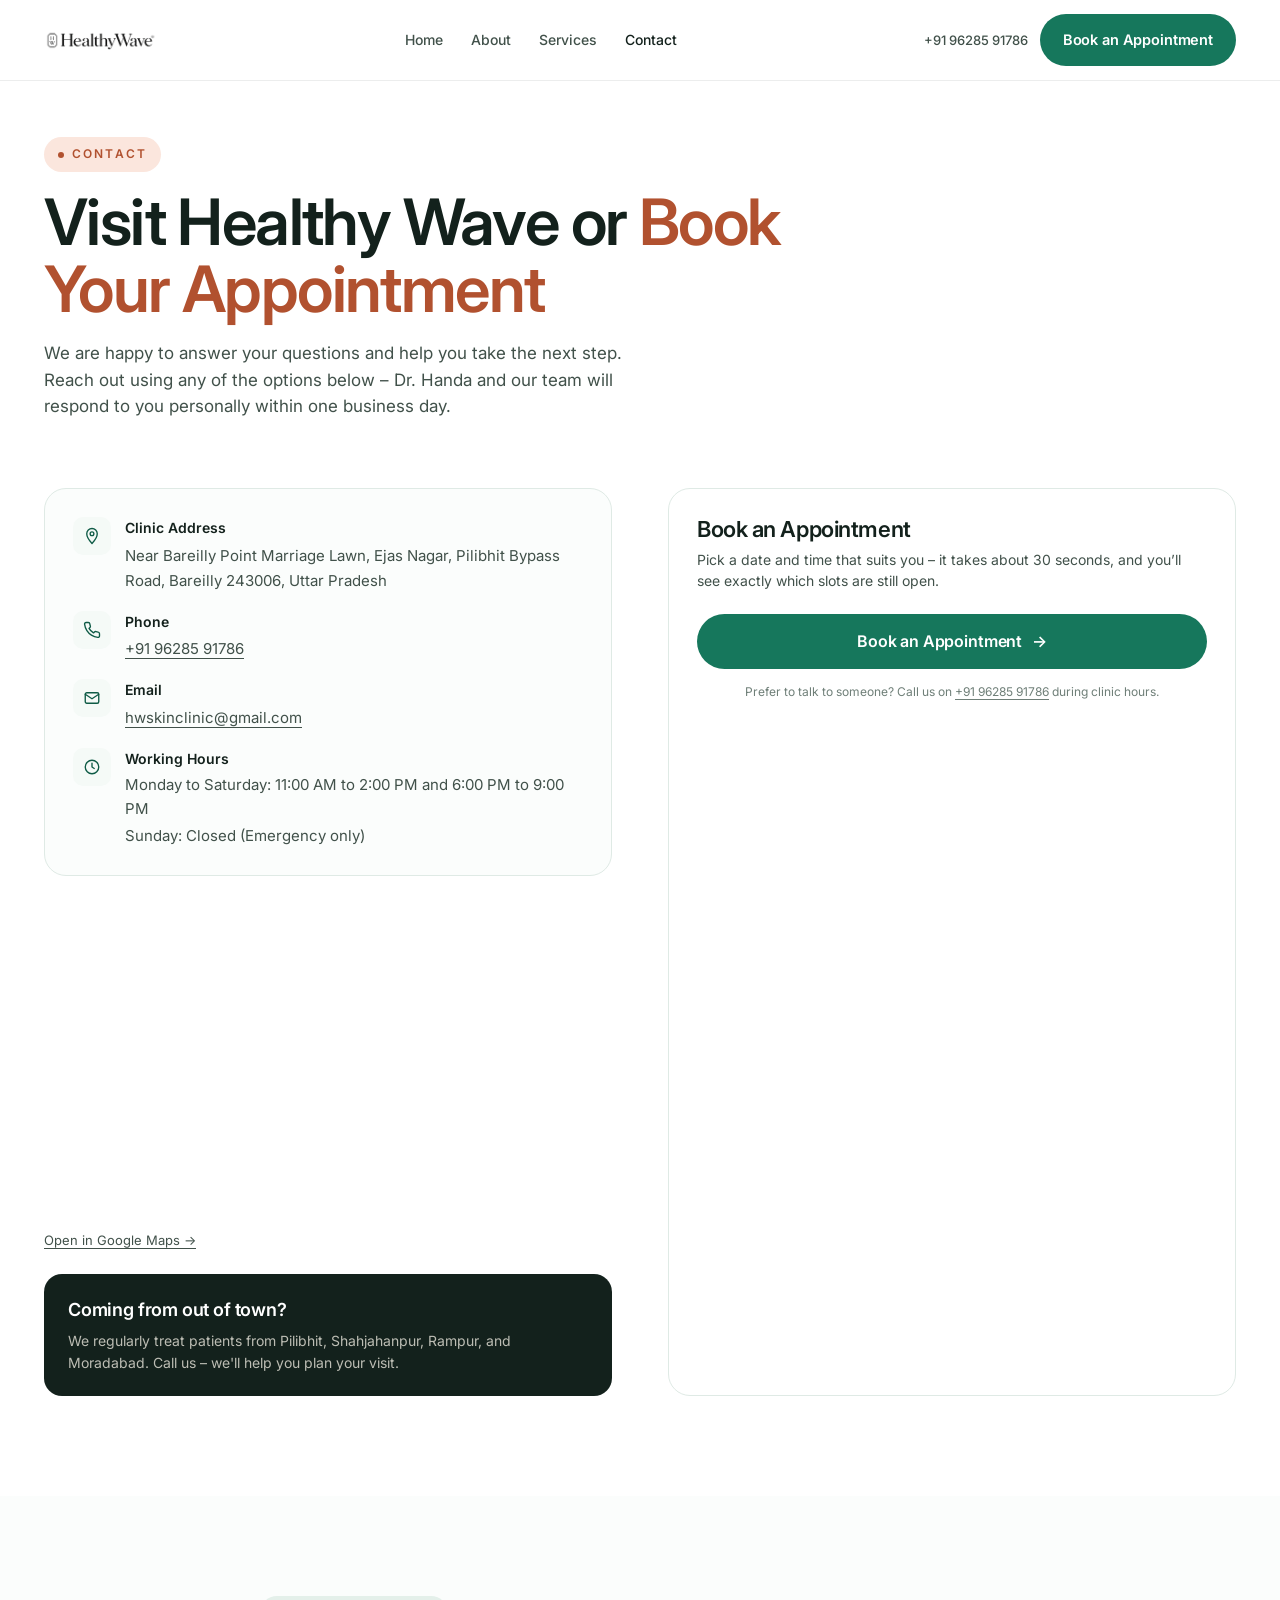
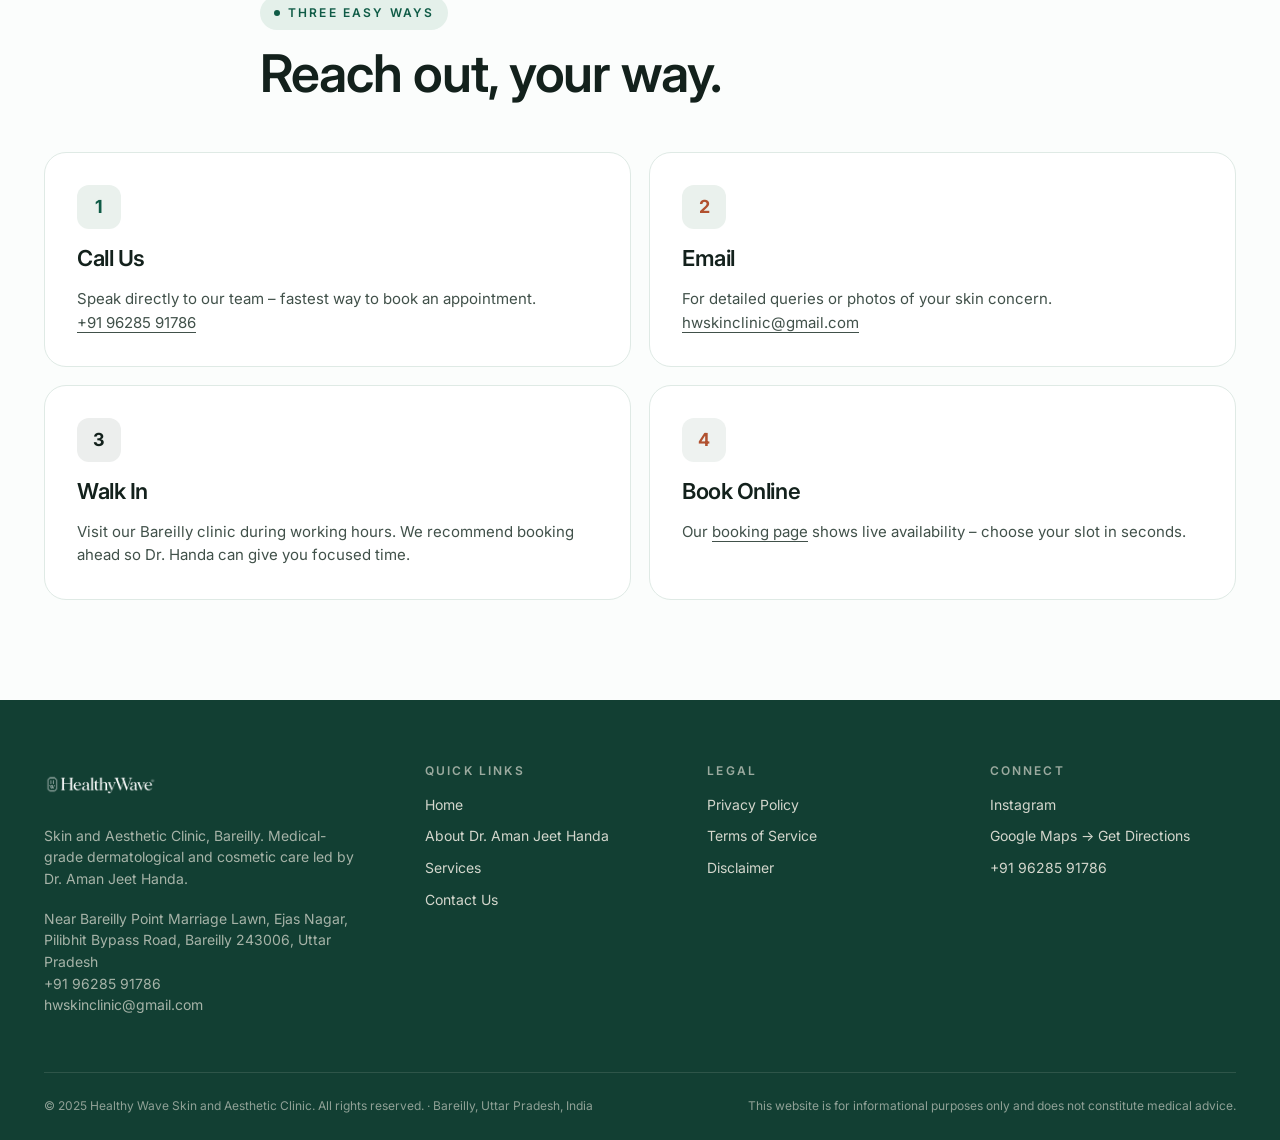
<file: contact.html>
<!DOCTYPE html>
<html lang="en">
<head>
<!-- Google tag (gtag.js) -->
<script async src="https://www.googletagmanager.com/gtag/js?id=AW-16514287301"></script>
<script>
  window.dataLayer = window.dataLayer || [];
  function gtag(){dataLayer.push(arguments);}
  gtag('js', new Date());
  gtag('config', 'AW-16514287301');
</script>
<script>
function gtag_report_conversion(url) {
  // Fires the Google Ads conversion WITHOUT cancelling the click.
  //
  // This used to return false and then navigate with window.location = url.
  // Inside the Instagram and Facebook in-app browsers a scripted navigation
  // to a tel: URL is refused — the user sees "Link cannot be loaded" and the
  // browser closes — while a plain anchor click is handed to the dialer
  // normally. So we let the <a href="tel:..."> do its own job and only
  // record the conversion here. `url` is kept for signature compatibility
  // and deliberately unused. tel: does not unload the page, so the beacon
  // still goes out.
  try {
    gtag('event', 'conversion', {
        'send_to': 'AW-16514287301/3YUGCIzWwaocEMWN0MI9',
        'value': 1.0,
        'currency': 'INR'
    });
  } catch (e) {}
  return true;
}
</script>
<meta charset="UTF-8" />
<meta name="viewport" content="width=device-width, initial-scale=1.0" />
<title>Contact Us &ndash; Healthy Wave Skin and Aesthetic Clinic, Bareilly</title>
<meta name="description" content="Book an appointment at Healthy Wave Skin and Aesthetic Clinic, Bareilly. Address, phone, email, clinic hours and directions." />
<link rel="canonical" href="https://www.thehealthywave.in/contact.html" />
<meta property="og:type" content="website" />
<meta property="og:site_name" content="Healthy Wave Skin and Aesthetic Clinic" />
<meta property="og:url" content="https://www.thehealthywave.in/contact.html" />
<meta property="og:title" content="Contact Us – Healthy Wave Skin and Aesthetic Clinic, Bareilly" />
<meta property="og:description" content="Book an appointment at Healthy Wave Skin and Aesthetic Clinic, Bareilly. Address, phone, email, clinic hours and directions." />
<meta property="og:image" content="https://www.thehealthywave.in/assets/dr-handa.png" />
<meta property="og:locale" content="en_IN" />
<meta name="twitter:card" content="summary_large_image" />
<meta name="twitter:image" content="https://www.thehealthywave.in/assets/dr-handa.png" />
<link rel="preconnect" href="https://fonts.googleapis.com" />
<link rel="preconnect" href="https://fonts.gstatic.com" crossorigin />
<link href="https://fonts.googleapis.com/css2?family=Inter:wght@400;500;600;700&family=JetBrains+Mono:wght@400;500&display=swap" rel="stylesheet" />
<link rel="stylesheet" href="styles.css" />
<!-- Meta Pixel Code -->
<script>
!function(f,b,e,v,n,t,s)
{if(f.fbq)return;n=f.fbq=function(){n.callMethod?
n.callMethod.apply(n,arguments):n.queue.push(arguments)};
if(!f._fbq)f._fbq=n;n.push=n;n.loaded=!0;n.version='2.0';
n.queue=[];t=b.createElement(e);t.async=!0;
t.src=v;s=b.getElementsByTagName(e)[0];
s.parentNode.insertBefore(t,s)}(window, document,'script',
'https://connect.facebook.net/en_US/fbevents.js');
fbq('init', '1227039256008469');
fbq('track', 'PageView');
</script>
<noscript><img height="1" width="1" style="display:none"
src="https://www.facebook.com/tr?id=1227039256008469&ev=PageView&noscript=1"
/></noscript>
<!-- End Meta Pixel Code -->
</head>
<body>

<header class="nav">
  <div class="nav-inner">
    <a href="index.html" class="brand"><img src="assets/logo.png" alt="Healthy Wave" class="brand-logo" /></a>
    <nav class="nav-links">
      <a href="index.html">Home</a>
      <a href="about.html">About</a>
      <a href="services.html">Services</a>
      <a href="contact.html" class="active">Contact</a>
    </nav>
    <div class="nav-cta">
      <a href="tel:+919628591786" onclick="return gtag_report_conversion('tel:+919628591786');" class="nav-tel">+91 96285 91786</a>
      <a href="/book" class="btn btn-primary">Book an Appointment</a>
      <button class="menu-btn" aria-label="Menu" id="menuBtn"><span></span></button>
    </div>
  </div>
  <div class="mobile-nav" id="mobileNav">
    <a href="index.html">Home</a><a href="about.html">About</a><a href="services.html">Services</a><a href="contact.html">Contact</a>
    <a href="tel:+919628591786" onclick="return gtag_report_conversion('tel:+919628591786');">Call +91 96285 91786</a>
  </div>
</header>

<section class="page-hero">
  <div class="container">
    <span class="eyebrow dot">Contact</span>
    <h1>Visit Healthy Wave or <em>Book Your Appointment</em></h1>
    <p class="lead">We are happy to answer your questions and help you take the next step. Reach out using any of the options below &ndash; Dr. Handa and our team will respond to you personally within one business day.</p>
  </div>
</section>

<section style="padding-top: 12px;">
  <div class="container">
    <div class="contact-grid">
      <div>
        <div class="info-card">
          <div class="info-row">
            <span class="glyph"><svg viewBox="0 0 24 24" fill="none" stroke="currentColor" stroke-width="1.8" stroke-linecap="round" stroke-linejoin="round"><path d="M12 22s-7-7.5-7-13a7 7 0 0 1 14 0c0 5.5-7 13-7 13z"/><circle cx="12" cy="9" r="2.5"/></svg></span>
            <div><strong>Clinic Address</strong><span>Near Bareilly Point Marriage Lawn, Ejas Nagar, Pilibhit Bypass Road, Bareilly 243006, Uttar Pradesh</span></div>
          </div>
          <div class="info-row">
            <span class="glyph"><svg viewBox="0 0 24 24" fill="none" stroke="currentColor" stroke-width="1.8" stroke-linecap="round" stroke-linejoin="round"><path d="M22 16.9v3a2 2 0 0 1-2.2 2 19.8 19.8 0 0 1-8.6-3.1 19.5 19.5 0 0 1-6-6A19.8 19.8 0 0 1 2.1 4.2 2 2 0 0 1 4.1 2h3a2 2 0 0 1 2 1.7 12.9 12.9 0 0 0 .7 2.8 2 2 0 0 1-.5 2.1L8 9.9a16 16 0 0 0 6 6l1.3-1.3a2 2 0 0 1 2.1-.5 12.9 12.9 0 0 0 2.8.7 2 2 0 0 1 1.7 2z"/></svg></span>
            <div><strong>Phone</strong><span><a href="tel:+919628591786" onclick="return gtag_report_conversion('tel:+919628591786');">+91 96285 91786</a></span></div>
          </div>
          <div class="info-row">
            <span class="glyph"><svg viewBox="0 0 24 24" fill="none" stroke="currentColor" stroke-width="1.8" stroke-linecap="round" stroke-linejoin="round"><rect x="3" y="5" width="18" height="14" rx="2"/><path d="M3 7l9 6 9-6"/></svg></span>
            <div><strong>Email</strong><span><a href="mailto:hwskinclinic@gmail.com">hwskinclinic@gmail.com</a></span></div>
          </div>
          <div class="info-row">
            <span class="glyph"><svg viewBox="0 0 24 24" fill="none" stroke="currentColor" stroke-width="1.8" stroke-linecap="round" stroke-linejoin="round"><circle cx="12" cy="12" r="9"/><path d="M12 7v5l3 2"/></svg></span>
            <div><strong>Working Hours</strong><div class="hours-list"><span>Monday to Saturday: 11:00 AM to 2:00 PM and 6:00 PM to 9:00 PM</span><span>Sunday: Closed (Emergency only)</span></div></div>
          </div>
        </div>

        <div class="map-ph mt-24">
          <iframe src="https://www.google.com/maps/embed?pb=!1m2!2m1!1sHealthy+Wave+Skin+and+Beauty+Clinic+Pilibhit+Bypass+Road+Bareilly" loading="lazy" referrerpolicy="no-referrer-when-downgrade" title="Healthy Wave clinic location"></iframe>
        </div>
        <p style="margin: 10px 0 0; font-size: 13px;"><a href="https://maps.app.goo.gl/EHdA8AAKt6Xb3LMh7?g_st=ic" target="_blank" rel="noopener" style="border-bottom:1px solid currentColor; color:var(--ink-2);">Open in Google Maps &rarr;</a></p>

        <div class="mt-24" style="background:var(--ink); color:var(--ivory); padding:22px 24px; border-radius:18px;">
          <p style="font-size: 18px; margin:0 0 6px; font-weight:600; letter-spacing:-0.01em;">Coming from out of town?</p>
          <p style="margin:0; color:rgba(246,241,231,.75); font-size:14px;">We regularly treat patients from Pilibhit, Shahjahanpur, Rampur, and Moradabad. Call us &ndash; we'll help you plan your visit.</p>
        </div>
      </div>

      <div class="form-card" id="form">
        <h3>Book an Appointment</h3>
        <p class="subtle">Pick a date and time that suits you &ndash; it takes about 30 seconds, and you&rsquo;ll see exactly which slots are still open.</p>
        <a href="/book" class="btn btn-primary" style="width:100%; justify-content:center; min-height:54px; font-size:16px;">Book an Appointment <span class="arrow">&rarr;</span></a>
        <p class="reassure" style="margin-top:14px;">Prefer to talk to someone? Call us on <a href="tel:+919628591786" onclick="return gtag_report_conversion('tel:+919628591786');" style="border-bottom:1px solid currentColor;">+91 96285 91786</a> during clinic hours.</p>
      </div>
    </div>
  </div>
</section>

<section class="alt-bg">
  <div class="container">
    <div class="section-head" style="margin-left:auto; margin-right:auto;">
      <span class="eyebrow sage dot">Three Easy Ways</span>
      <h2>Reach out, your way.</h2>
    </div>
    <div class="reasons">
      <div class="reason"><span class="glyph">1</span><h3>Call Us</h3><p>Speak directly to our team &ndash; fastest way to book an appointment. <br/><a href="tel:+919628591786" onclick="return gtag_report_conversion('tel:+919628591786');" style="border-bottom:1px solid currentColor;">+91 96285 91786</a></p></div>
      <div class="reason"><span class="glyph">2</span><h3>Email</h3><p>For detailed queries or photos of your skin concern.<br/><a href="mailto:hwskinclinic@gmail.com" style="border-bottom:1px solid currentColor;">hwskinclinic@gmail.com</a></p></div>
      <div class="reason"><span class="glyph">3</span><h3>Walk In</h3><p>Visit our Bareilly clinic during working hours. We recommend booking ahead so Dr. Handa can give you focused time.</p></div>
      <div class="reason"><span class="glyph">4</span><h3>Book Online</h3><p>Our <a href="/book" style="border-bottom:1px solid currentColor;">booking page</a> shows live availability &ndash; choose your slot in seconds.</p></div>
    </div>
  </div>
</section>

<footer class="site">
  <div class="container">
    <div class="foot-grid">
      <div class="foot-brand">
        <a href="index.html" class="brand"><img src="assets/logo.png" alt="Healthy Wave" class="brand-logo invert" /></a>
        <p>Skin and Aesthetic Clinic, Bareilly. Medical-grade dermatological and cosmetic care led by Dr. Aman Jeet Handa.</p>
        <p style="margin-top:18px;">Near Bareilly Point Marriage Lawn, Ejas Nagar, Pilibhit Bypass Road, Bareilly 243006, Uttar Pradesh<br/><a href="tel:+919628591786" onclick="return gtag_report_conversion('tel:+919628591786');">+91 96285 91786</a><br/><a href="mailto:hwskinclinic@gmail.com">hwskinclinic@gmail.com</a></p>
      </div>
      <div class="foot-col"><h5>Quick Links</h5><ul><li><a href="index.html">Home</a></li><li><a href="about.html">About Dr. Aman Jeet Handa</a></li><li><a href="services.html">Services</a></li><li><a href="contact.html">Contact Us</a></li></ul></div>
      <div class="foot-col"><h5>Legal</h5><ul><li><a href="privacy.html">Privacy Policy</a></li><li><a href="terms.html">Terms of Service</a></li><li><a href="disclaimer.html">Disclaimer</a></li></ul></div>
      <div class="foot-col"><h5>Connect</h5><ul><li><a href="https://www.instagram.com/dr.amanhanda?igsh=d2s3ZjltNW51aDdw" target="_blank" rel="noopener">Instagram</a></li><li><a href="https://maps.app.goo.gl/EHdA8AAKt6Xb3LMh7?g_st=ic" target="_blank" rel="noopener">Google Maps &rarr; Get Directions</a></li><li><a href="tel:+919628591786" onclick="return gtag_report_conversion('tel:+919628591786');">+91 96285 91786</a></li></ul></div>
    </div>
    <div class="foot-bottom"><span>&copy; 2025 Healthy Wave Skin and Aesthetic Clinic. All rights reserved. &middot; Bareilly, Uttar Pradesh, India</span><span>This website is for informational purposes only and does not constitute medical advice.</span></div>
  </div>
</footer>

<script>
  const mb = document.getElementById('menuBtn');
  const mn = document.getElementById('mobileNav');
  if (mb) mb.addEventListener('click', () => mn.classList.toggle('open'));

  document.querySelectorAll('a[href^="tel:"]').forEach(function(el) {
    el.addEventListener('click', function() { fbq('track', 'Contact'); });
  });

  document.querySelectorAll('a[href="/book"]').forEach(function(el) {
    el.addEventListener('click', function() { fbq('track', 'InitiateCheckout'); });
  });
</script>
</body>
</html>
</file>
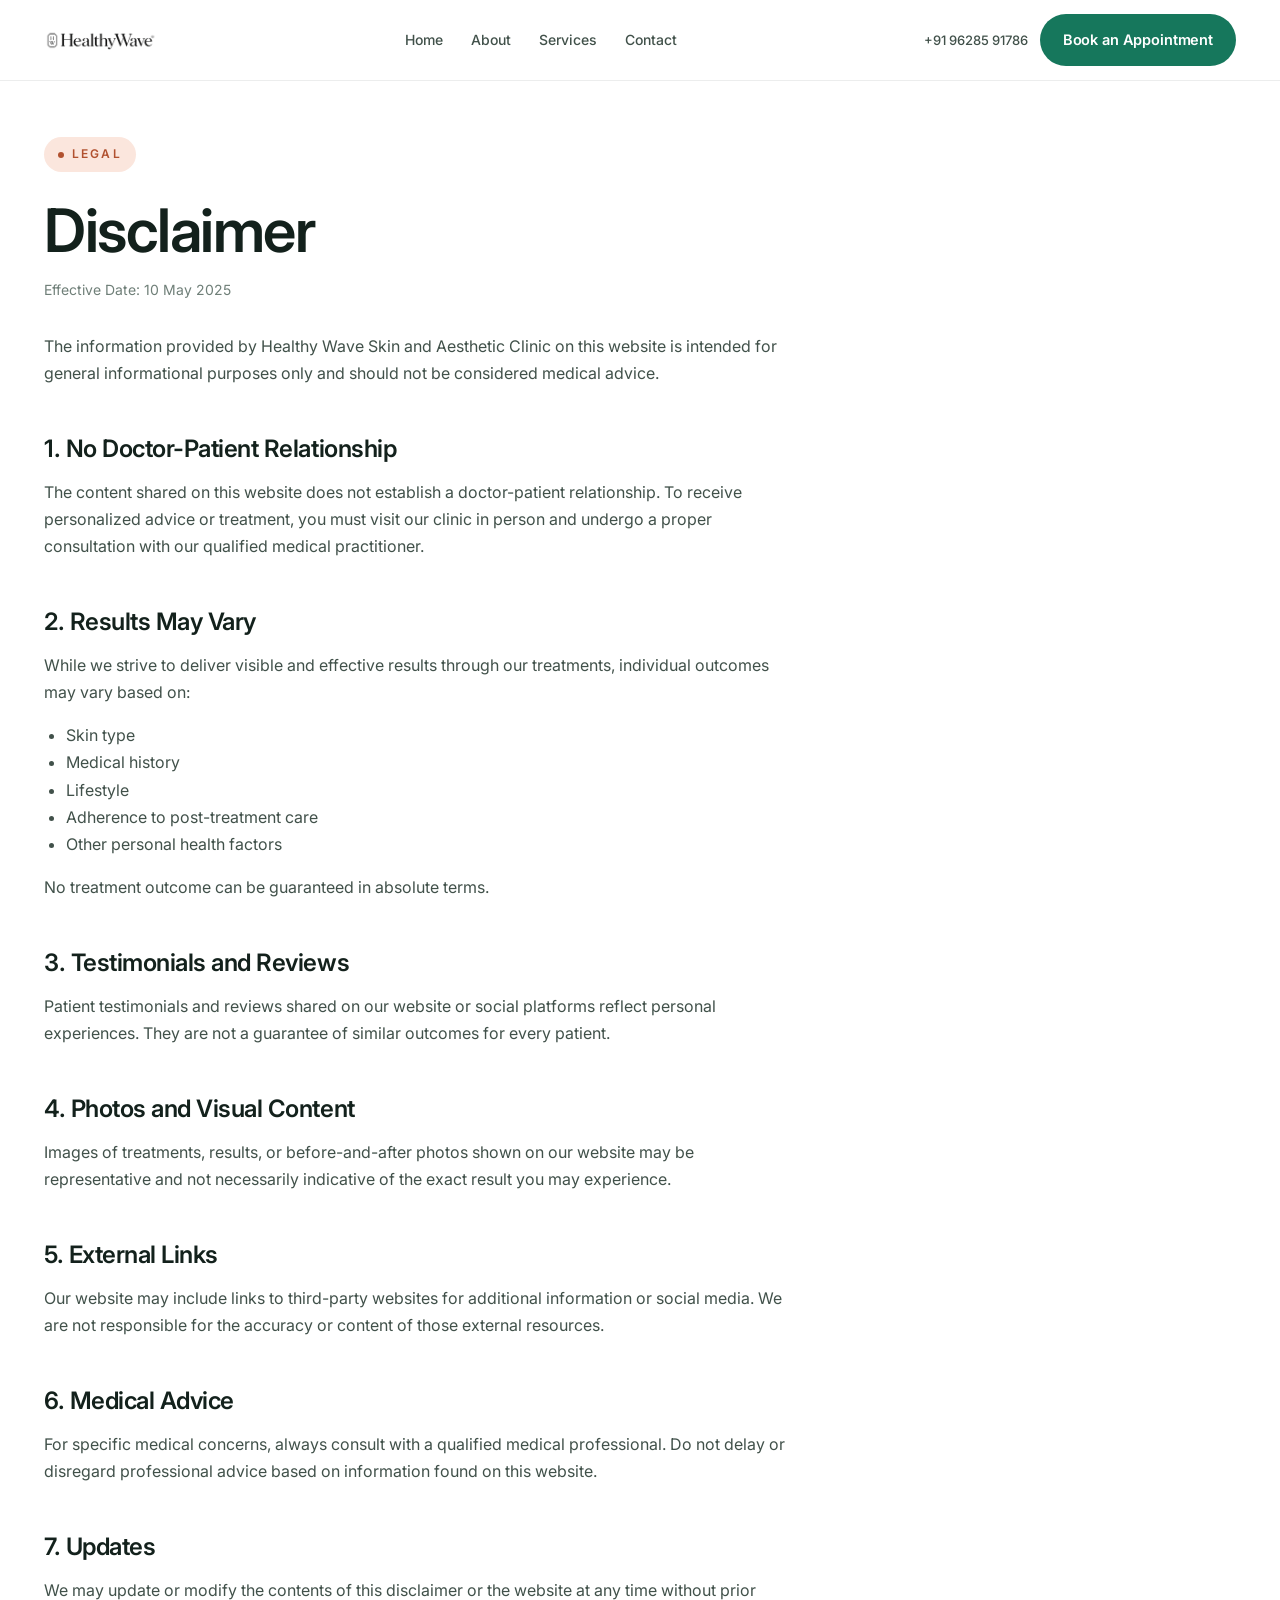
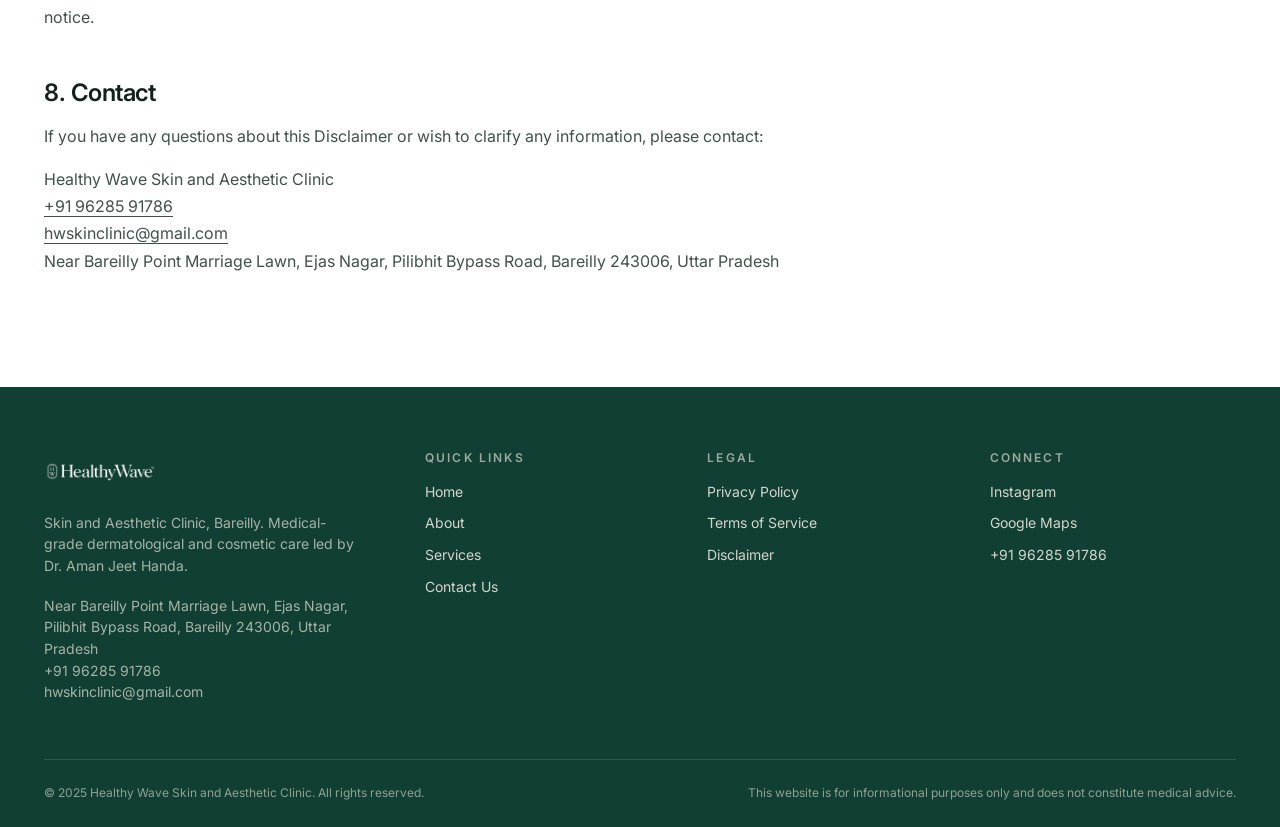
<file: disclaimer.html>
<!DOCTYPE html>
<html lang="en">
<head>
<!-- Google tag (gtag.js) -->
<script async src="https://www.googletagmanager.com/gtag/js?id=AW-16514287301"></script>
<script>
  window.dataLayer = window.dataLayer || [];
  function gtag(){dataLayer.push(arguments);}
  gtag('js', new Date());
  gtag('config', 'AW-16514287301');
</script>
<script>
function gtag_report_conversion(url) {
  // Fires the Google Ads conversion WITHOUT cancelling the click.
  //
  // This used to return false and then navigate with window.location = url.
  // Inside the Instagram and Facebook in-app browsers a scripted navigation
  // to a tel: URL is refused — the user sees "Link cannot be loaded" and the
  // browser closes — while a plain anchor click is handed to the dialer
  // normally. So we let the <a href="tel:..."> do its own job and only
  // record the conversion here. `url` is kept for signature compatibility
  // and deliberately unused. tel: does not unload the page, so the beacon
  // still goes out.
  try {
    gtag('event', 'conversion', {
        'send_to': 'AW-16514287301/3YUGCIzWwaocEMWN0MI9',
        'value': 1.0,
        'currency': 'INR'
    });
  } catch (e) {}
  return true;
}
</script>
<meta charset="UTF-8" />
<meta name="viewport" content="width=device-width, initial-scale=1.0" />
<title>Disclaimer &ndash; Healthy Wave Skin and Aesthetic Clinic</title>
<link rel="canonical" href="https://www.thehealthywave.in/disclaimer.html" />
<link rel="preconnect" href="https://fonts.googleapis.com" />
<link rel="preconnect" href="https://fonts.gstatic.com" crossorigin />
<link href="https://fonts.googleapis.com/css2?family=Inter:wght@400;500;600;700&family=JetBrains+Mono:wght@400;500&display=swap" rel="stylesheet" />
<link rel="stylesheet" href="styles.css" />
<!-- Meta Pixel Code -->
<script>
!function(f,b,e,v,n,t,s)
{if(f.fbq)return;n=f.fbq=function(){n.callMethod?
n.callMethod.apply(n,arguments):n.queue.push(arguments)};
if(!f._fbq)f._fbq=n;n.push=n;n.loaded=!0;n.version='2.0';
n.queue=[];t=b.createElement(e);t.async=!0;
t.src=v;s=b.getElementsByTagName(e)[0];
s.parentNode.insertBefore(t,s)}(window, document,'script',
'https://connect.facebook.net/en_US/fbevents.js');
fbq('init', '1227039256008469');
fbq('track', 'PageView');
</script>
<noscript><img height="1" width="1" style="display:none"
src="https://www.facebook.com/tr?id=1227039256008469&ev=PageView&noscript=1"
/></noscript>
<!-- End Meta Pixel Code -->
</head>
<body>

<header class="nav">
  <div class="nav-inner">
    <a href="index.html" class="brand"><img src="assets/logo.png" alt="Healthy Wave" class="brand-logo" /></a>
    <nav class="nav-links">
      <a href="index.html">Home</a><a href="about.html">About</a><a href="services.html">Services</a><a href="contact.html">Contact</a>
    </nav>
    <div class="nav-cta">
      <a href="tel:+919628591786" onclick="return gtag_report_conversion('tel:+919628591786');" class="nav-tel">+91 96285 91786</a>
      <a href="/book" class="btn btn-primary">Book an Appointment</a>
      <button class="menu-btn" aria-label="Menu" id="menuBtn"><span></span></button>
    </div>
  </div>
  <div class="mobile-nav" id="mobileNav">
    <a href="index.html">Home</a><a href="about.html">About</a><a href="services.html">Services</a><a href="contact.html">Contact</a>
    <a href="tel:+919628591786" onclick="return gtag_report_conversion('tel:+919628591786');">Call +91 96285 91786</a>
  </div>
</header>

<section class="legal">
  <div class="container">
    <span class="eyebrow dot">Legal</span>
    <h1>Disclaimer</h1>
    <p class="meta">Effective Date: 10 May 2025</p>

    <div class="legal-body">
      <p>The information provided by Healthy Wave Skin and Aesthetic Clinic on this website is intended for general informational purposes only and should not be considered medical advice.</p>

      <h2>1. No Doctor-Patient Relationship</h2>
      <p>The content shared on this website does not establish a doctor-patient relationship. To receive personalized advice or treatment, you must visit our clinic in person and undergo a proper consultation with our qualified medical practitioner.</p>

      <h2>2. Results May Vary</h2>
      <p>While we strive to deliver visible and effective results through our treatments, individual outcomes may vary based on:</p>
      <ul>
        <li>Skin type</li>
        <li>Medical history</li>
        <li>Lifestyle</li>
        <li>Adherence to post-treatment care</li>
        <li>Other personal health factors</li>
      </ul>
      <p>No treatment outcome can be guaranteed in absolute terms.</p>

      <h2>3. Testimonials and Reviews</h2>
      <p>Patient testimonials and reviews shared on our website or social platforms reflect personal experiences. They are not a guarantee of similar outcomes for every patient.</p>

      <h2>4. Photos and Visual Content</h2>
      <p>Images of treatments, results, or before-and-after photos shown on our website may be representative and not necessarily indicative of the exact result you may experience.</p>

      <h2>5. External Links</h2>
      <p>Our website may include links to third-party websites for additional information or social media. We are not responsible for the accuracy or content of those external resources.</p>

      <h2>6. Medical Advice</h2>
      <p>For specific medical concerns, always consult with a qualified medical professional. Do not delay or disregard professional advice based on information found on this website.</p>

      <h2>7. Updates</h2>
      <p>We may update or modify the contents of this disclaimer or the website at any time without prior notice.</p>

      <h2>8. Contact</h2>
      <p>If you have any questions about this Disclaimer or wish to clarify any information, please contact:</p>
      <p>Healthy Wave Skin and Aesthetic Clinic<br/>
      <a href="tel:+919628591786" onclick="return gtag_report_conversion('tel:+919628591786');">+91 96285 91786</a><br/>
      <a href="mailto:hwskinclinic@gmail.com">hwskinclinic@gmail.com</a><br/>
      Near Bareilly Point Marriage Lawn, Ejas Nagar, Pilibhit Bypass Road, Bareilly 243006, Uttar Pradesh</p>
    </div>
  </div>
</section>

<footer class="site">
  <div class="container">
    <div class="foot-grid">
      <div class="foot-brand">
        <a href="index.html" class="brand"><img src="assets/logo.png" alt="Healthy Wave" class="brand-logo invert" /></a>
        <p>Skin and Aesthetic Clinic, Bareilly. Medical-grade dermatological and cosmetic care led by Dr. Aman Jeet Handa.</p>
        <p style="margin-top:18px;">Near Bareilly Point Marriage Lawn, Ejas Nagar, Pilibhit Bypass Road, Bareilly 243006, Uttar Pradesh<br/><a href="tel:+919628591786" onclick="return gtag_report_conversion('tel:+919628591786');">+91 96285 91786</a><br/><a href="mailto:hwskinclinic@gmail.com">hwskinclinic@gmail.com</a></p>
      </div>
      <div class="foot-col"><h5>Quick Links</h5><ul><li><a href="index.html">Home</a></li><li><a href="about.html">About</a></li><li><a href="services.html">Services</a></li><li><a href="contact.html">Contact Us</a></li></ul></div>
      <div class="foot-col"><h5>Legal</h5><ul><li><a href="privacy.html">Privacy Policy</a></li><li><a href="terms.html">Terms of Service</a></li><li><a href="disclaimer.html">Disclaimer</a></li></ul></div>
      <div class="foot-col"><h5>Connect</h5><ul><li><a href="https://www.instagram.com/dr.amanhanda?igsh=d2s3ZjltNW51aDdw" target="_blank" rel="noopener">Instagram</a></li><li><a href="https://maps.app.goo.gl/EHdA8AAKt6Xb3LMh7?g_st=ic" target="_blank" rel="noopener">Google Maps</a></li><li><a href="tel:+919628591786" onclick="return gtag_report_conversion('tel:+919628591786');">+91 96285 91786</a></li></ul></div>
    </div>
    <div class="foot-bottom"><span>&copy; 2025 Healthy Wave Skin and Aesthetic Clinic. All rights reserved.</span><span>This website is for informational purposes only and does not constitute medical advice.</span></div>
  </div>
</footer>

<script>
  const mb=document.getElementById('menuBtn'); const mn=document.getElementById('mobileNav');
  if(mb) mb.addEventListener('click', ()=>mn.classList.toggle('open'));
</script>
<script>
  document.querySelectorAll('a[href^="tel:"]').forEach(function(el) {
    el.addEventListener('click', function() { fbq('track', 'Contact'); });
  });
</script>
</body>
</html>
</file>
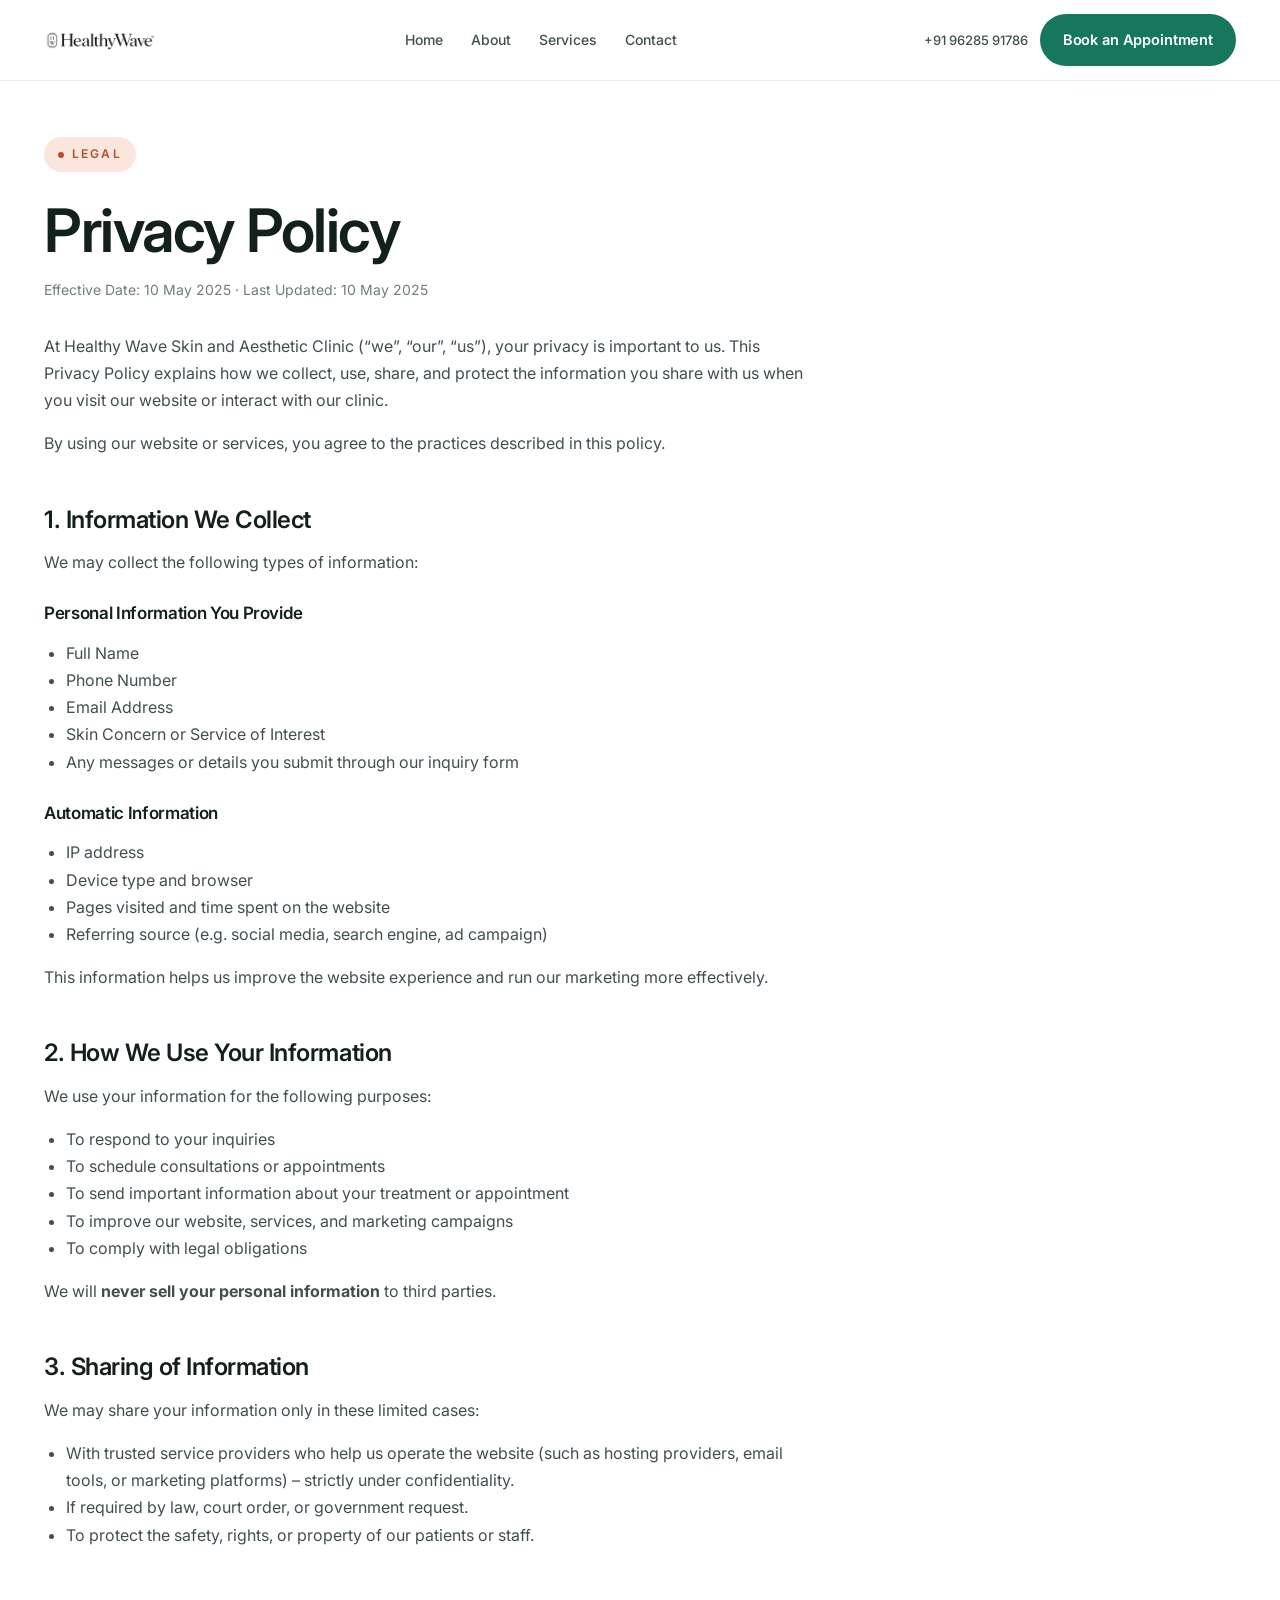
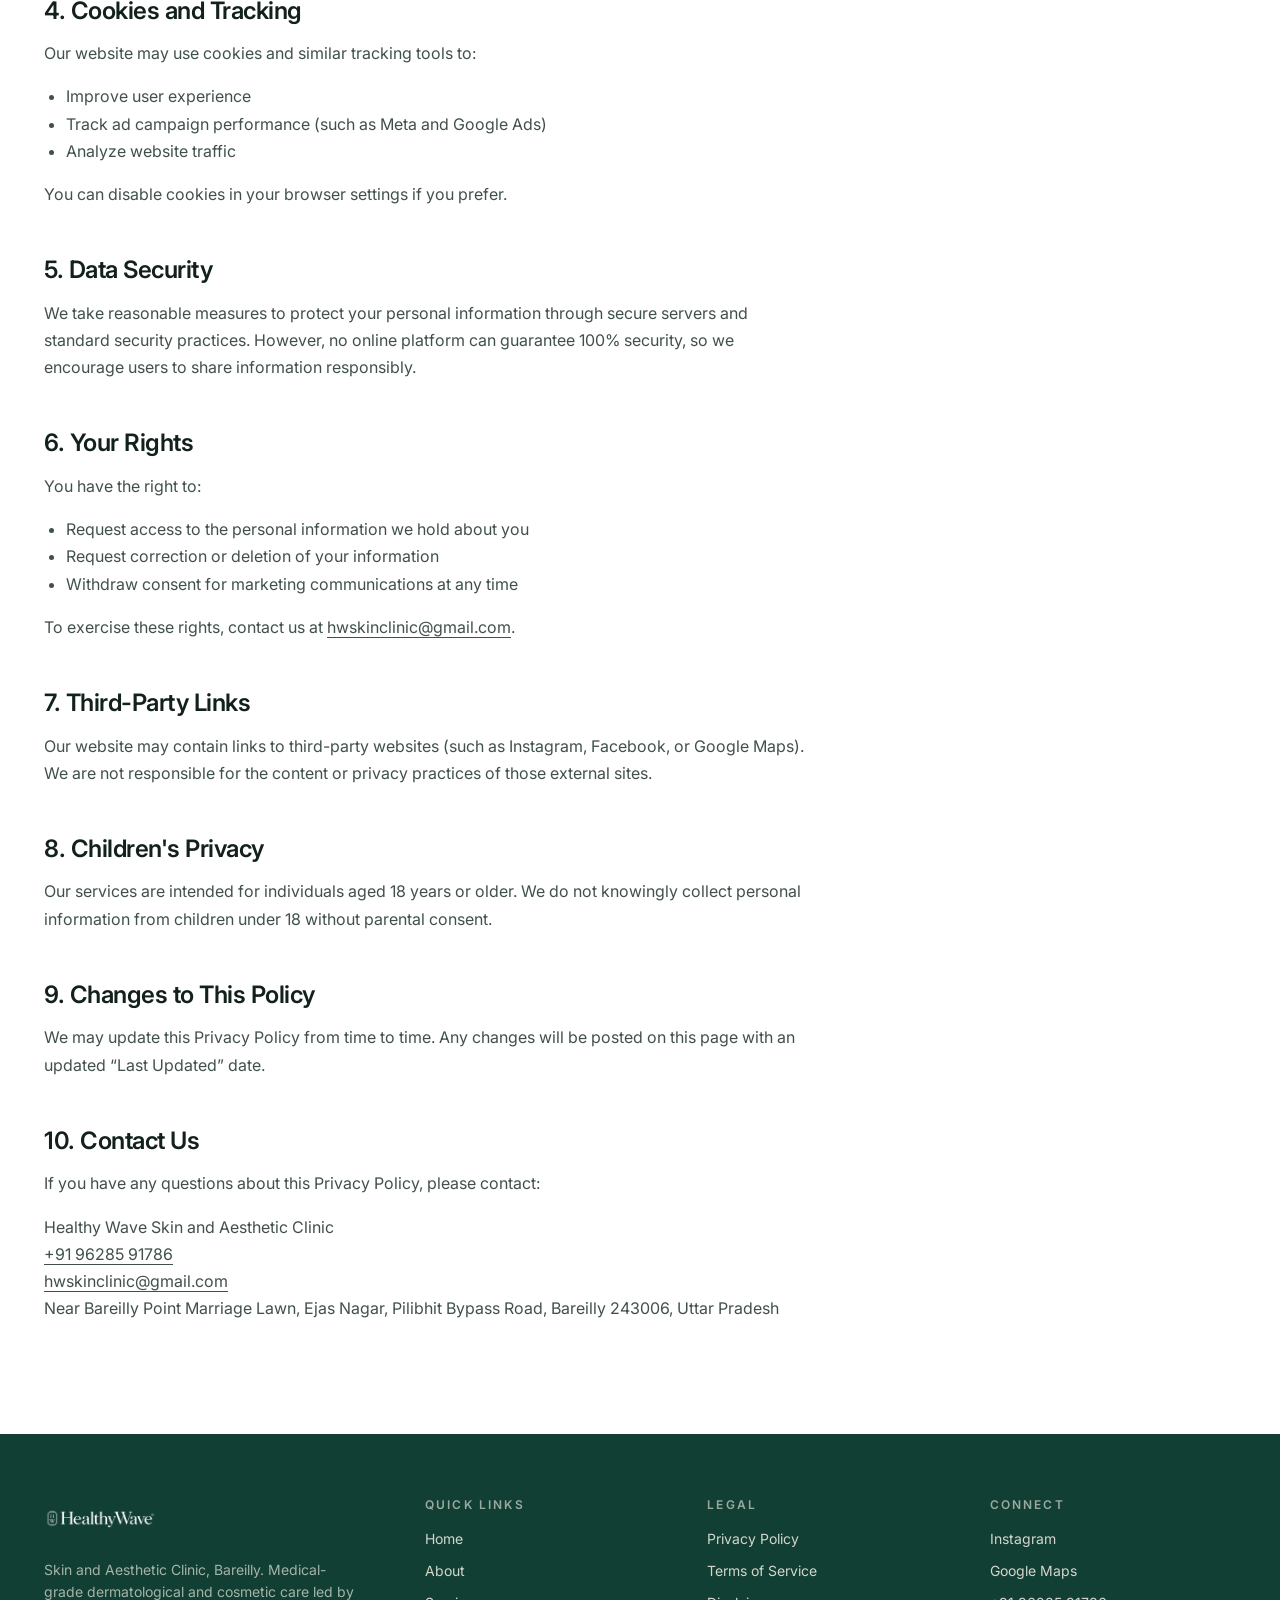
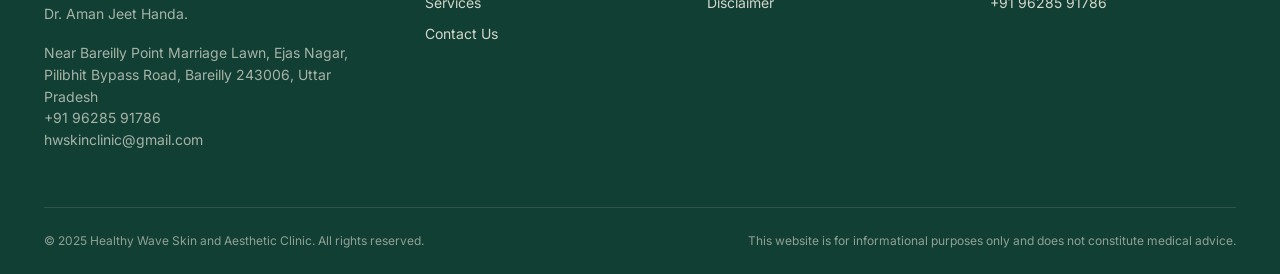
<file: privacy.html>
<!DOCTYPE html>
<html lang="en">
<head>
<!-- Google tag (gtag.js) -->
<script async src="https://www.googletagmanager.com/gtag/js?id=AW-16514287301"></script>
<script>
  window.dataLayer = window.dataLayer || [];
  function gtag(){dataLayer.push(arguments);}
  gtag('js', new Date());
  gtag('config', 'AW-16514287301');
</script>
<script>
function gtag_report_conversion(url) {
  // Fires the Google Ads conversion WITHOUT cancelling the click.
  //
  // This used to return false and then navigate with window.location = url.
  // Inside the Instagram and Facebook in-app browsers a scripted navigation
  // to a tel: URL is refused — the user sees "Link cannot be loaded" and the
  // browser closes — while a plain anchor click is handed to the dialer
  // normally. So we let the <a href="tel:..."> do its own job and only
  // record the conversion here. `url` is kept for signature compatibility
  // and deliberately unused. tel: does not unload the page, so the beacon
  // still goes out.
  try {
    gtag('event', 'conversion', {
        'send_to': 'AW-16514287301/3YUGCIzWwaocEMWN0MI9',
        'value': 1.0,
        'currency': 'INR'
    });
  } catch (e) {}
  return true;
}
</script>
<meta charset="UTF-8" />
<meta name="viewport" content="width=device-width, initial-scale=1.0" />
<title>Privacy Policy &ndash; Healthy Wave Skin and Aesthetic Clinic</title>
<link rel="canonical" href="https://www.thehealthywave.in/privacy.html" />
<link rel="preconnect" href="https://fonts.googleapis.com" />
<link rel="preconnect" href="https://fonts.gstatic.com" crossorigin />
<link href="https://fonts.googleapis.com/css2?family=Inter:wght@400;500;600;700&family=JetBrains+Mono:wght@400;500&display=swap" rel="stylesheet" />
<link rel="stylesheet" href="styles.css" />
<!-- Meta Pixel Code -->
<script>
!function(f,b,e,v,n,t,s)
{if(f.fbq)return;n=f.fbq=function(){n.callMethod?
n.callMethod.apply(n,arguments):n.queue.push(arguments)};
if(!f._fbq)f._fbq=n;n.push=n;n.loaded=!0;n.version='2.0';
n.queue=[];t=b.createElement(e);t.async=!0;
t.src=v;s=b.getElementsByTagName(e)[0];
s.parentNode.insertBefore(t,s)}(window, document,'script',
'https://connect.facebook.net/en_US/fbevents.js');
fbq('init', '1227039256008469');
fbq('track', 'PageView');
</script>
<noscript><img height="1" width="1" style="display:none"
src="https://www.facebook.com/tr?id=1227039256008469&ev=PageView&noscript=1"
/></noscript>
<!-- End Meta Pixel Code -->
</head>
<body>

<header class="nav">
  <div class="nav-inner">
    <a href="index.html" class="brand"><img src="assets/logo.png" alt="Healthy Wave" class="brand-logo" /></a>
    <nav class="nav-links">
      <a href="index.html">Home</a><a href="about.html">About</a><a href="services.html">Services</a><a href="contact.html">Contact</a>
    </nav>
    <div class="nav-cta">
      <a href="tel:+919628591786" onclick="return gtag_report_conversion('tel:+919628591786');" class="nav-tel">+91 96285 91786</a>
      <a href="/book" class="btn btn-primary">Book an Appointment</a>
      <button class="menu-btn" aria-label="Menu" id="menuBtn"><span></span></button>
    </div>
  </div>
  <div class="mobile-nav" id="mobileNav">
    <a href="index.html">Home</a><a href="about.html">About</a><a href="services.html">Services</a><a href="contact.html">Contact</a>
    <a href="tel:+919628591786" onclick="return gtag_report_conversion('tel:+919628591786');">Call +91 96285 91786</a>
  </div>
</header>

<section class="legal">
  <div class="container">
    <span class="eyebrow dot">Legal</span>
    <h1>Privacy Policy</h1>
    <p class="meta">Effective Date: 10 May 2025 &middot; Last Updated: 10 May 2025</p>

    <div class="legal-body">
      <p>At Healthy Wave Skin and Aesthetic Clinic (&ldquo;we&rdquo;, &ldquo;our&rdquo;, &ldquo;us&rdquo;), your privacy is important to us. This Privacy Policy explains how we collect, use, share, and protect the information you share with us when you visit our website or interact with our clinic.</p>
      <p>By using our website or services, you agree to the practices described in this policy.</p>

      <h2>1. Information We Collect</h2>
      <p>We may collect the following types of information:</p>

      <h3>Personal Information You Provide</h3>
      <ul>
        <li>Full Name</li>
        <li>Phone Number</li>
        <li>Email Address</li>
        <li>Skin Concern or Service of Interest</li>
        <li>Any messages or details you submit through our inquiry form</li>
      </ul>

      <h3>Automatic Information</h3>
      <ul>
        <li>IP address</li>
        <li>Device type and browser</li>
        <li>Pages visited and time spent on the website</li>
        <li>Referring source (e.g. social media, search engine, ad campaign)</li>
      </ul>
      <p>This information helps us improve the website experience and run our marketing more effectively.</p>

      <h2>2. How We Use Your Information</h2>
      <p>We use your information for the following purposes:</p>
      <ul>
        <li>To respond to your inquiries</li>
        <li>To schedule consultations or appointments</li>
        <li>To send important information about your treatment or appointment</li>
        <li>To improve our website, services, and marketing campaigns</li>
        <li>To comply with legal obligations</li>
      </ul>
      <p>We will <strong>never sell your personal information</strong> to third parties.</p>

      <h2>3. Sharing of Information</h2>
      <p>We may share your information only in these limited cases:</p>
      <ul>
        <li>With trusted service providers who help us operate the website (such as hosting providers, email tools, or marketing platforms) &ndash; strictly under confidentiality.</li>
        <li>If required by law, court order, or government request.</li>
        <li>To protect the safety, rights, or property of our patients or staff.</li>
      </ul>

      <h2>4. Cookies and Tracking</h2>
      <p>Our website may use cookies and similar tracking tools to:</p>
      <ul>
        <li>Improve user experience</li>
        <li>Track ad campaign performance (such as Meta and Google Ads)</li>
        <li>Analyze website traffic</li>
      </ul>
      <p>You can disable cookies in your browser settings if you prefer.</p>

      <h2>5. Data Security</h2>
      <p>We take reasonable measures to protect your personal information through secure servers and standard security practices. However, no online platform can guarantee 100% security, so we encourage users to share information responsibly.</p>

      <h2>6. Your Rights</h2>
      <p>You have the right to:</p>
      <ul>
        <li>Request access to the personal information we hold about you</li>
        <li>Request correction or deletion of your information</li>
        <li>Withdraw consent for marketing communications at any time</li>
      </ul>
      <p>To exercise these rights, contact us at <a href="mailto:hwskinclinic@gmail.com">hwskinclinic@gmail.com</a>.</p>

      <h2>7. Third-Party Links</h2>
      <p>Our website may contain links to third-party websites (such as Instagram, Facebook, or Google Maps). We are not responsible for the content or privacy practices of those external sites.</p>

      <h2>8. Children's Privacy</h2>
      <p>Our services are intended for individuals aged 18 years or older. We do not knowingly collect personal information from children under 18 without parental consent.</p>

      <h2>9. Changes to This Policy</h2>
      <p>We may update this Privacy Policy from time to time. Any changes will be posted on this page with an updated &ldquo;Last Updated&rdquo; date.</p>

      <h2>10. Contact Us</h2>
      <p>If you have any questions about this Privacy Policy, please contact:</p>
      <p>Healthy Wave Skin and Aesthetic Clinic<br/>
      <a href="tel:+919628591786" onclick="return gtag_report_conversion('tel:+919628591786');">+91 96285 91786</a><br/>
      <a href="mailto:hwskinclinic@gmail.com">hwskinclinic@gmail.com</a><br/>
      Near Bareilly Point Marriage Lawn, Ejas Nagar, Pilibhit Bypass Road, Bareilly 243006, Uttar Pradesh</p>
    </div>
  </div>
</section>

<footer class="site">
  <div class="container">
    <div class="foot-grid">
      <div class="foot-brand">
        <a href="index.html" class="brand"><img src="assets/logo.png" alt="Healthy Wave" class="brand-logo invert" /></a>
        <p>Skin and Aesthetic Clinic, Bareilly. Medical-grade dermatological and cosmetic care led by Dr. Aman Jeet Handa.</p>
        <p style="margin-top:18px;">Near Bareilly Point Marriage Lawn, Ejas Nagar, Pilibhit Bypass Road, Bareilly 243006, Uttar Pradesh<br/><a href="tel:+919628591786" onclick="return gtag_report_conversion('tel:+919628591786');">+91 96285 91786</a><br/><a href="mailto:hwskinclinic@gmail.com">hwskinclinic@gmail.com</a></p>
      </div>
      <div class="foot-col"><h5>Quick Links</h5><ul><li><a href="index.html">Home</a></li><li><a href="about.html">About</a></li><li><a href="services.html">Services</a></li><li><a href="contact.html">Contact Us</a></li></ul></div>
      <div class="foot-col"><h5>Legal</h5><ul><li><a href="privacy.html">Privacy Policy</a></li><li><a href="terms.html">Terms of Service</a></li><li><a href="disclaimer.html">Disclaimer</a></li></ul></div>
      <div class="foot-col"><h5>Connect</h5><ul><li><a href="https://www.instagram.com/dr.amanhanda?igsh=d2s3ZjltNW51aDdw" target="_blank" rel="noopener">Instagram</a></li><li><a href="https://maps.app.goo.gl/EHdA8AAKt6Xb3LMh7?g_st=ic" target="_blank" rel="noopener">Google Maps</a></li><li><a href="tel:+919628591786" onclick="return gtag_report_conversion('tel:+919628591786');">+91 96285 91786</a></li></ul></div>
    </div>
    <div class="foot-bottom"><span>&copy; 2025 Healthy Wave Skin and Aesthetic Clinic. All rights reserved.</span><span>This website is for informational purposes only and does not constitute medical advice.</span></div>
  </div>
</footer>

<script>
  const mb=document.getElementById('menuBtn'); const mn=document.getElementById('mobileNav');
  if(mb) mb.addEventListener('click', ()=>mn.classList.toggle('open'));
</script>
<script>
  document.querySelectorAll('a[href^="tel:"]').forEach(function(el) {
    el.addEventListener('click', function() { fbq('track', 'Contact'); });
  });
</script>
</body>
</html>
</file>
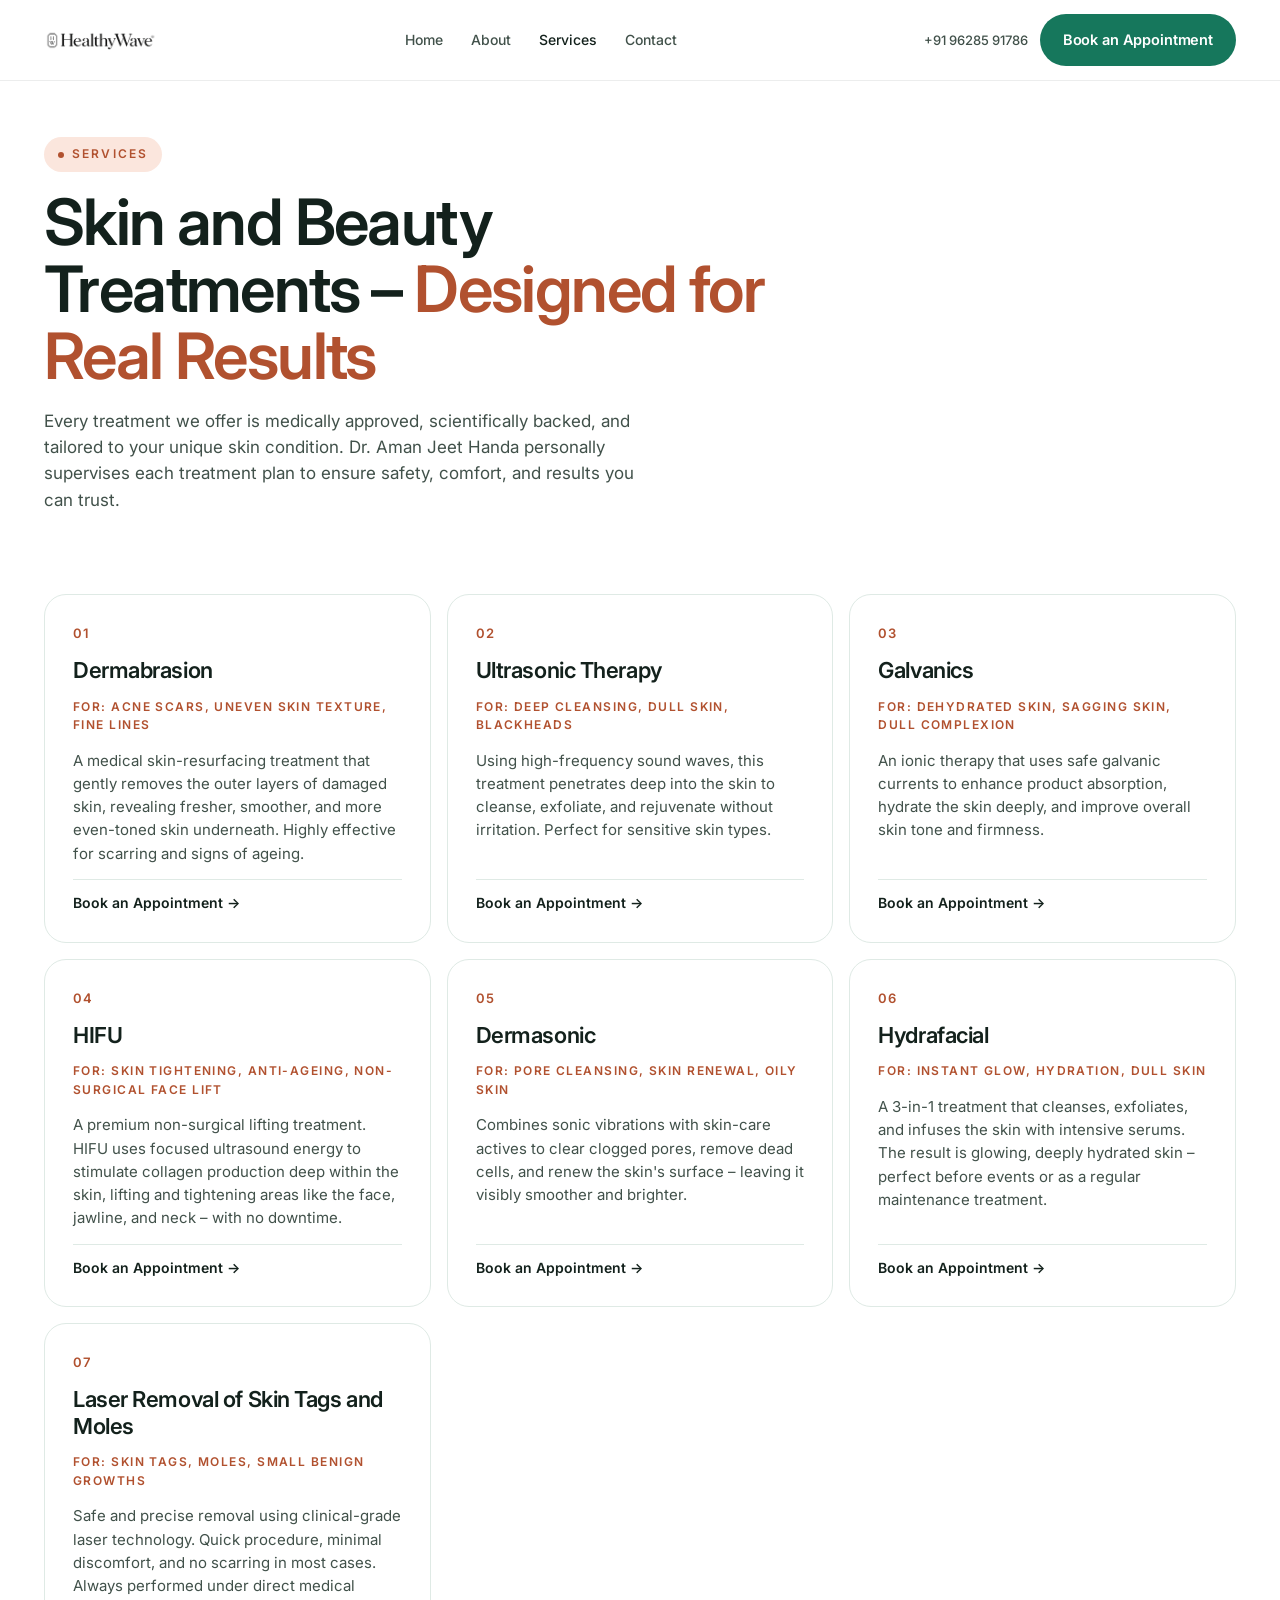
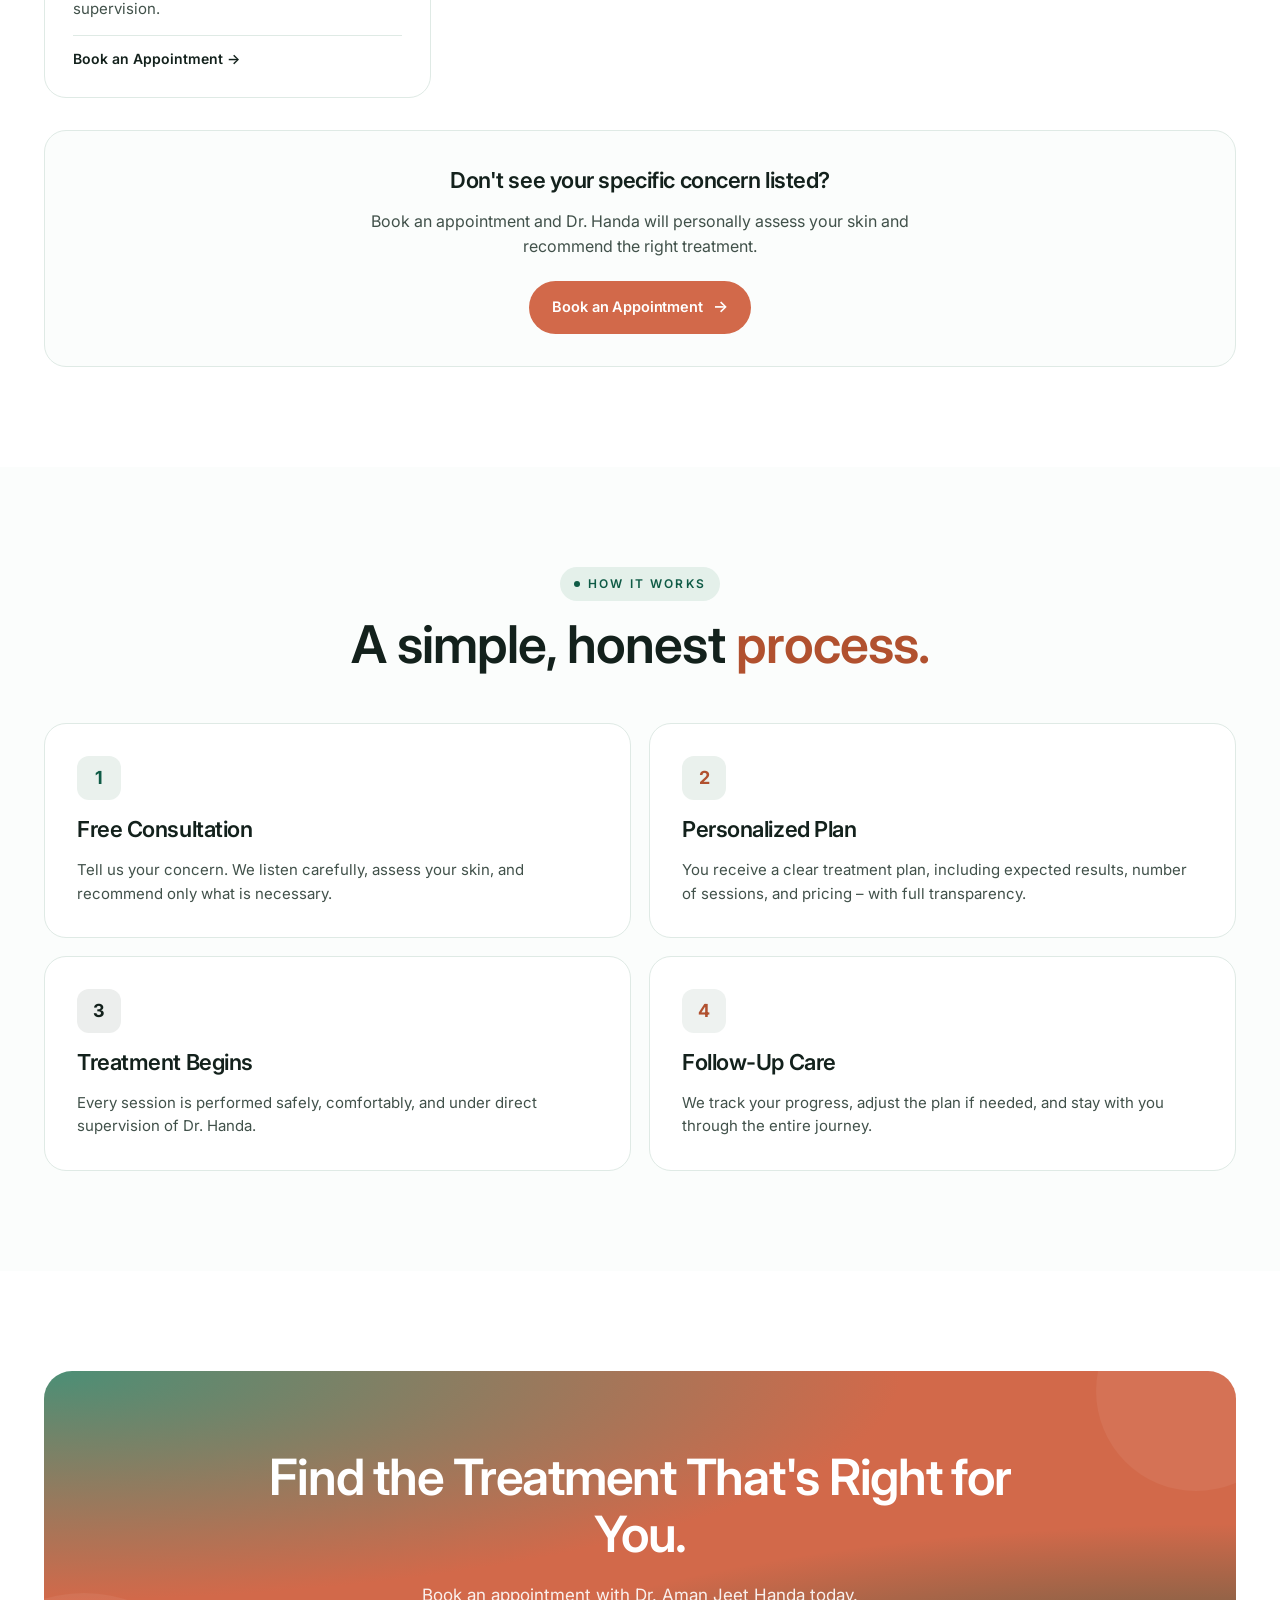
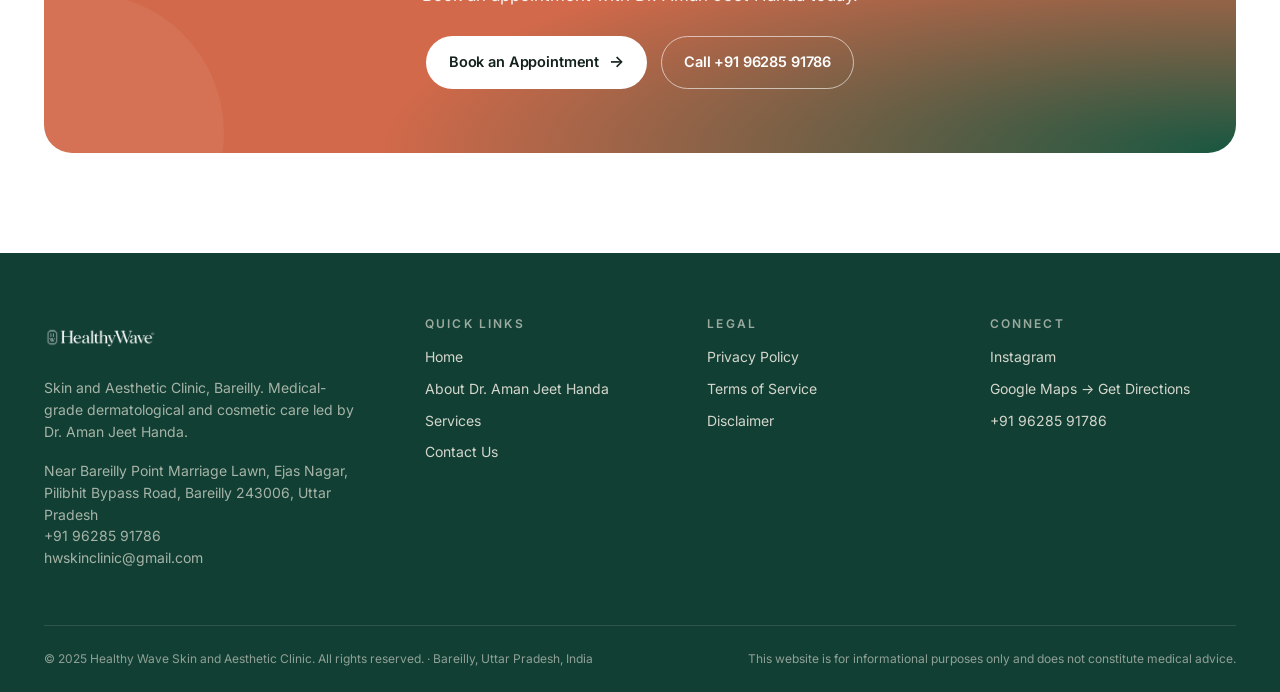
<file: services.html>
<!DOCTYPE html>
<html lang="en">
<head>
<!-- Google tag (gtag.js) -->
<script async src="https://www.googletagmanager.com/gtag/js?id=AW-16514287301"></script>
<script>
  window.dataLayer = window.dataLayer || [];
  function gtag(){dataLayer.push(arguments);}
  gtag('js', new Date());
  gtag('config', 'AW-16514287301');
</script>
<script>
function gtag_report_conversion(url) {
  // Fires the Google Ads conversion WITHOUT cancelling the click.
  //
  // This used to return false and then navigate with window.location = url.
  // Inside the Instagram and Facebook in-app browsers a scripted navigation
  // to a tel: URL is refused — the user sees "Link cannot be loaded" and the
  // browser closes — while a plain anchor click is handed to the dialer
  // normally. So we let the <a href="tel:..."> do its own job and only
  // record the conversion here. `url` is kept for signature compatibility
  // and deliberately unused. tel: does not unload the page, so the beacon
  // still goes out.
  try {
    gtag('event', 'conversion', {
        'send_to': 'AW-16514287301/3YUGCIzWwaocEMWN0MI9',
        'value': 1.0,
        'currency': 'INR'
    });
  } catch (e) {}
  return true;
}
</script>
<meta charset="UTF-8" />
<meta name="viewport" content="width=device-width, initial-scale=1.0" />
<title>Our Services &ndash; Skin and Beauty Treatments in Bareilly | Healthy Wave</title>
<meta name="description" content="Medical-grade skin and beauty treatments in Bareilly: Dermabrasion, HIFU, Hydrafacial, Laser, and more. Personalized care by Dr. Aman Jeet Handa." />
<link rel="canonical" href="https://www.thehealthywave.in/services.html" />
<meta property="og:type" content="website" />
<meta property="og:site_name" content="Healthy Wave Skin and Aesthetic Clinic" />
<meta property="og:url" content="https://www.thehealthywave.in/services.html" />
<meta property="og:title" content="Our Services – Skin and Beauty Treatments in Bareilly | Healthy Wave" />
<meta property="og:description" content="Medical-grade skin and beauty treatments in Bareilly: Dermabrasion, HIFU, Hydrafacial, Laser, and more. Personalized care by Dr. Aman Jeet Handa." />
<meta property="og:image" content="https://www.thehealthywave.in/assets/dr-handa.png" />
<meta property="og:locale" content="en_IN" />
<meta name="twitter:card" content="summary_large_image" />
<meta name="twitter:image" content="https://www.thehealthywave.in/assets/dr-handa.png" />
<link rel="preconnect" href="https://fonts.googleapis.com" />
<link rel="preconnect" href="https://fonts.gstatic.com" crossorigin />
<link href="https://fonts.googleapis.com/css2?family=Inter:wght@400;500;600;700&family=JetBrains+Mono:wght@400;500&display=swap" rel="stylesheet" />
<link rel="stylesheet" href="styles.css" />
<!-- Meta Pixel Code -->
<script>
!function(f,b,e,v,n,t,s)
{if(f.fbq)return;n=f.fbq=function(){n.callMethod?
n.callMethod.apply(n,arguments):n.queue.push(arguments)};
if(!f._fbq)f._fbq=n;n.push=n;n.loaded=!0;n.version='2.0';
n.queue=[];t=b.createElement(e);t.async=!0;
t.src=v;s=b.getElementsByTagName(e)[0];
s.parentNode.insertBefore(t,s)}(window, document,'script',
'https://connect.facebook.net/en_US/fbevents.js');
fbq('init', '1227039256008469');
fbq('track', 'PageView');
fbq('track', 'ViewContent', { content_name: 'Services', content_category: 'Skin Treatments' });
</script>
<noscript><img height="1" width="1" style="display:none"
src="https://www.facebook.com/tr?id=1227039256008469&ev=PageView&noscript=1"
/></noscript>
<!-- End Meta Pixel Code -->
</head>
<body>

<header class="nav">
  <div class="nav-inner">
    <a href="index.html" class="brand"><img src="assets/logo.png" alt="Healthy Wave" class="brand-logo" /></a>
    <nav class="nav-links">
      <a href="index.html">Home</a>
      <a href="about.html">About</a>
      <a href="services.html" class="active">Services</a>
      <a href="contact.html">Contact</a>
    </nav>
    <div class="nav-cta">
      <a href="tel:+919628591786" onclick="return gtag_report_conversion('tel:+919628591786');" class="nav-tel">+91 96285 91786</a>
      <a href="/book" class="btn btn-primary">Book an Appointment</a>
      <button class="menu-btn" aria-label="Menu" id="menuBtn"><span></span></button>
    </div>
  </div>
  <div class="mobile-nav" id="mobileNav">
    <a href="index.html">Home</a><a href="about.html">About</a><a href="services.html">Services</a><a href="contact.html">Contact</a>
    <a href="tel:+919628591786" onclick="return gtag_report_conversion('tel:+919628591786');">Call +91 96285 91786</a>
  </div>
</header>

<section class="page-hero">
  <div class="container">
    <span class="eyebrow dot">Services</span>
    <h1>Skin and Beauty Treatments &ndash; <em>Designed for Real Results</em></h1>
    <p class="lead">Every treatment we offer is medically approved, scientifically backed, and tailored to your unique skin condition. Dr. Aman Jeet Handa personally supervises each treatment plan to ensure safety, comfort, and results you can trust.</p>
  </div>
</section>

<section style="padding-top: 24px;">
  <div class="container">
    <div class="treatments">
      <article class="svc-card"><span class="num">01</span><h3>Dermabrasion</h3><span class="who">For: Acne scars, uneven skin texture, fine lines</span><p>A medical skin-resurfacing treatment that gently removes the outer layers of damaged skin, revealing fresher, smoother, and more even-toned skin underneath. Highly effective for scarring and signs of ageing.</p><a href="/book" class="link">Book an Appointment &rarr;</a></article>
      <article class="svc-card"><span class="num">02</span><h3>Ultrasonic Therapy</h3><span class="who">For: Deep cleansing, dull skin, blackheads</span><p>Using high-frequency sound waves, this treatment penetrates deep into the skin to cleanse, exfoliate, and rejuvenate without irritation. Perfect for sensitive skin types.</p><a href="/book" class="link">Book an Appointment &rarr;</a></article>
      <article class="svc-card"><span class="num">03</span><h3>Galvanics</h3><span class="who">For: Dehydrated skin, sagging skin, dull complexion</span><p>An ionic therapy that uses safe galvanic currents to enhance product absorption, hydrate the skin deeply, and improve overall skin tone and firmness.</p><a href="/book" class="link">Book an Appointment &rarr;</a></article>
      <article class="svc-card"><span class="num">04</span><h3>HIFU</h3><span class="who">For: Skin tightening, anti-ageing, non-surgical face lift</span><p>A premium non-surgical lifting treatment. HIFU uses focused ultrasound energy to stimulate collagen production deep within the skin, lifting and tightening areas like the face, jawline, and neck &ndash; with no downtime.</p><a href="/book" class="link">Book an Appointment &rarr;</a></article>
      <article class="svc-card"><span class="num">05</span><h3>Dermasonic</h3><span class="who">For: Pore cleansing, skin renewal, oily skin</span><p>Combines sonic vibrations with skin-care actives to clear clogged pores, remove dead cells, and renew the skin's surface &ndash; leaving it visibly smoother and brighter.</p><a href="/book" class="link">Book an Appointment &rarr;</a></article>
      <article class="svc-card"><span class="num">06</span><h3>Hydrafacial</h3><span class="who">For: Instant glow, hydration, dull skin</span><p>A 3-in-1 treatment that cleanses, exfoliates, and infuses the skin with intensive serums. The result is glowing, deeply hydrated skin &ndash; perfect before events or as a regular maintenance treatment.</p><a href="/book" class="link">Book an Appointment &rarr;</a></article>
      <article class="svc-card"><span class="num">07</span><h3>Laser Removal of Skin Tags and Moles</h3><span class="who">For: Skin tags, moles, small benign growths</span><p>Safe and precise removal using clinical-grade laser technology. Quick procedure, minimal discomfort, and no scarring in most cases. Always performed under direct medical supervision.</p><a href="/book" class="link">Book an Appointment &rarr;</a></article>
    </div>

    <div class="mt-32" style="background:var(--paper); border:1px solid var(--line); border-radius:22px; padding:32px; text-align:center;">
      <p style="font-size: 22px; margin: 0 0 12px; font-weight:600; letter-spacing:-0.02em;">Don't see your specific concern listed?</p>
      <p style="color:var(--ink-2); max-width:560px; margin:0 auto 22px;">Book an appointment and Dr. Handa will personally assess your skin and recommend the right treatment.</p>
      <a href="/book" class="btn btn-terra">Book an Appointment <span class="arrow">&rarr;</span></a>
    </div>
  </div>
</section>

<section class="alt-bg">
  <div class="container">
    <div class="section-head" style="margin-left:auto; margin-right:auto; text-align:center;">
      <span class="eyebrow sage dot">How It Works</span>
      <h2 style="margin-left:auto; margin-right:auto;">A simple, honest <em style="color:var(--terra-deep); font-style:normal;">process.</em></h2>
    </div>
    <div class="reasons">
      <div class="reason"><span class="glyph">1</span><h3>Free Consultation</h3><p>Tell us your concern. We listen carefully, assess your skin, and recommend only what is necessary.</p></div>
      <div class="reason"><span class="glyph">2</span><h3>Personalized Plan</h3><p>You receive a clear treatment plan, including expected results, number of sessions, and pricing &ndash; with full transparency.</p></div>
      <div class="reason"><span class="glyph">3</span><h3>Treatment Begins</h3><p>Every session is performed safely, comfortably, and under direct supervision of Dr. Handa.</p></div>
      <div class="reason"><span class="glyph">4</span><h3>Follow-Up Care</h3><p>We track your progress, adjust the plan if needed, and stay with you through the entire journey.</p></div>
    </div>
  </div>
</section>

<section>
  <div class="container">
    <div class="final-cta">
      <h2>Find the Treatment That's <em>Right for You.</em></h2>
      <p>Book an appointment with Dr. Aman Jeet Handa today.</p>
      <div class="ctas">
        <a href="/book" class="btn btn-light">Book an Appointment <span class="arrow">&rarr;</span></a>
        <a href="tel:+919628591786" onclick="return gtag_report_conversion('tel:+919628591786');" class="btn" style="background:transparent; color:#fff; border:1px solid rgba(255,255,255,.6);">Call +91 96285 91786</a>
      </div>
    </div>
  </div>
</section>

<footer class="site">
  <div class="container">
    <div class="foot-grid">
      <div class="foot-brand">
        <a href="index.html" class="brand"><img src="assets/logo.png" alt="Healthy Wave" class="brand-logo invert" /></a>
        <p>Skin and Aesthetic Clinic, Bareilly. Medical-grade dermatological and cosmetic care led by Dr. Aman Jeet Handa.</p>
        <p style="margin-top:18px;">Near Bareilly Point Marriage Lawn, Ejas Nagar, Pilibhit Bypass Road, Bareilly 243006, Uttar Pradesh<br/><a href="tel:+919628591786" onclick="return gtag_report_conversion('tel:+919628591786');">+91 96285 91786</a><br/><a href="mailto:hwskinclinic@gmail.com">hwskinclinic@gmail.com</a></p>
      </div>
      <div class="foot-col"><h5>Quick Links</h5><ul><li><a href="index.html">Home</a></li><li><a href="about.html">About Dr. Aman Jeet Handa</a></li><li><a href="services.html">Services</a></li><li><a href="contact.html">Contact Us</a></li></ul></div>
      <div class="foot-col"><h5>Legal</h5><ul><li><a href="privacy.html">Privacy Policy</a></li><li><a href="terms.html">Terms of Service</a></li><li><a href="disclaimer.html">Disclaimer</a></li></ul></div>
      <div class="foot-col"><h5>Connect</h5><ul><li><a href="https://www.instagram.com/dr.amanhanda?igsh=d2s3ZjltNW51aDdw" target="_blank" rel="noopener">Instagram</a></li><li><a href="https://maps.app.goo.gl/EHdA8AAKt6Xb3LMh7?g_st=ic" target="_blank" rel="noopener">Google Maps &rarr; Get Directions</a></li><li><a href="tel:+919628591786" onclick="return gtag_report_conversion('tel:+919628591786');">+91 96285 91786</a></li></ul></div>
    </div>
    <div class="foot-bottom"><span>&copy; 2025 Healthy Wave Skin and Aesthetic Clinic. All rights reserved. &middot; Bareilly, Uttar Pradesh, India</span><span>This website is for informational purposes only and does not constitute medical advice.</span></div>
  </div>
</footer>

<script>
  const mb=document.getElementById('menuBtn'); const mn=document.getElementById('mobileNav');
  if(mb) mb.addEventListener('click', ()=>mn.classList.toggle('open'));
</script>
<script>
  document.querySelectorAll('a[href^="tel:"]').forEach(function(el) {
    el.addEventListener('click', function() { fbq('track', 'Contact'); });
  });
  document.querySelectorAll('a.btn[href*="contact"], a.link[href*="contact"]').forEach(function(el) {
    el.addEventListener('click', function() { fbq('track', 'InitiateCheckout'); });
  });
</script>
</body>
</html>
</file>
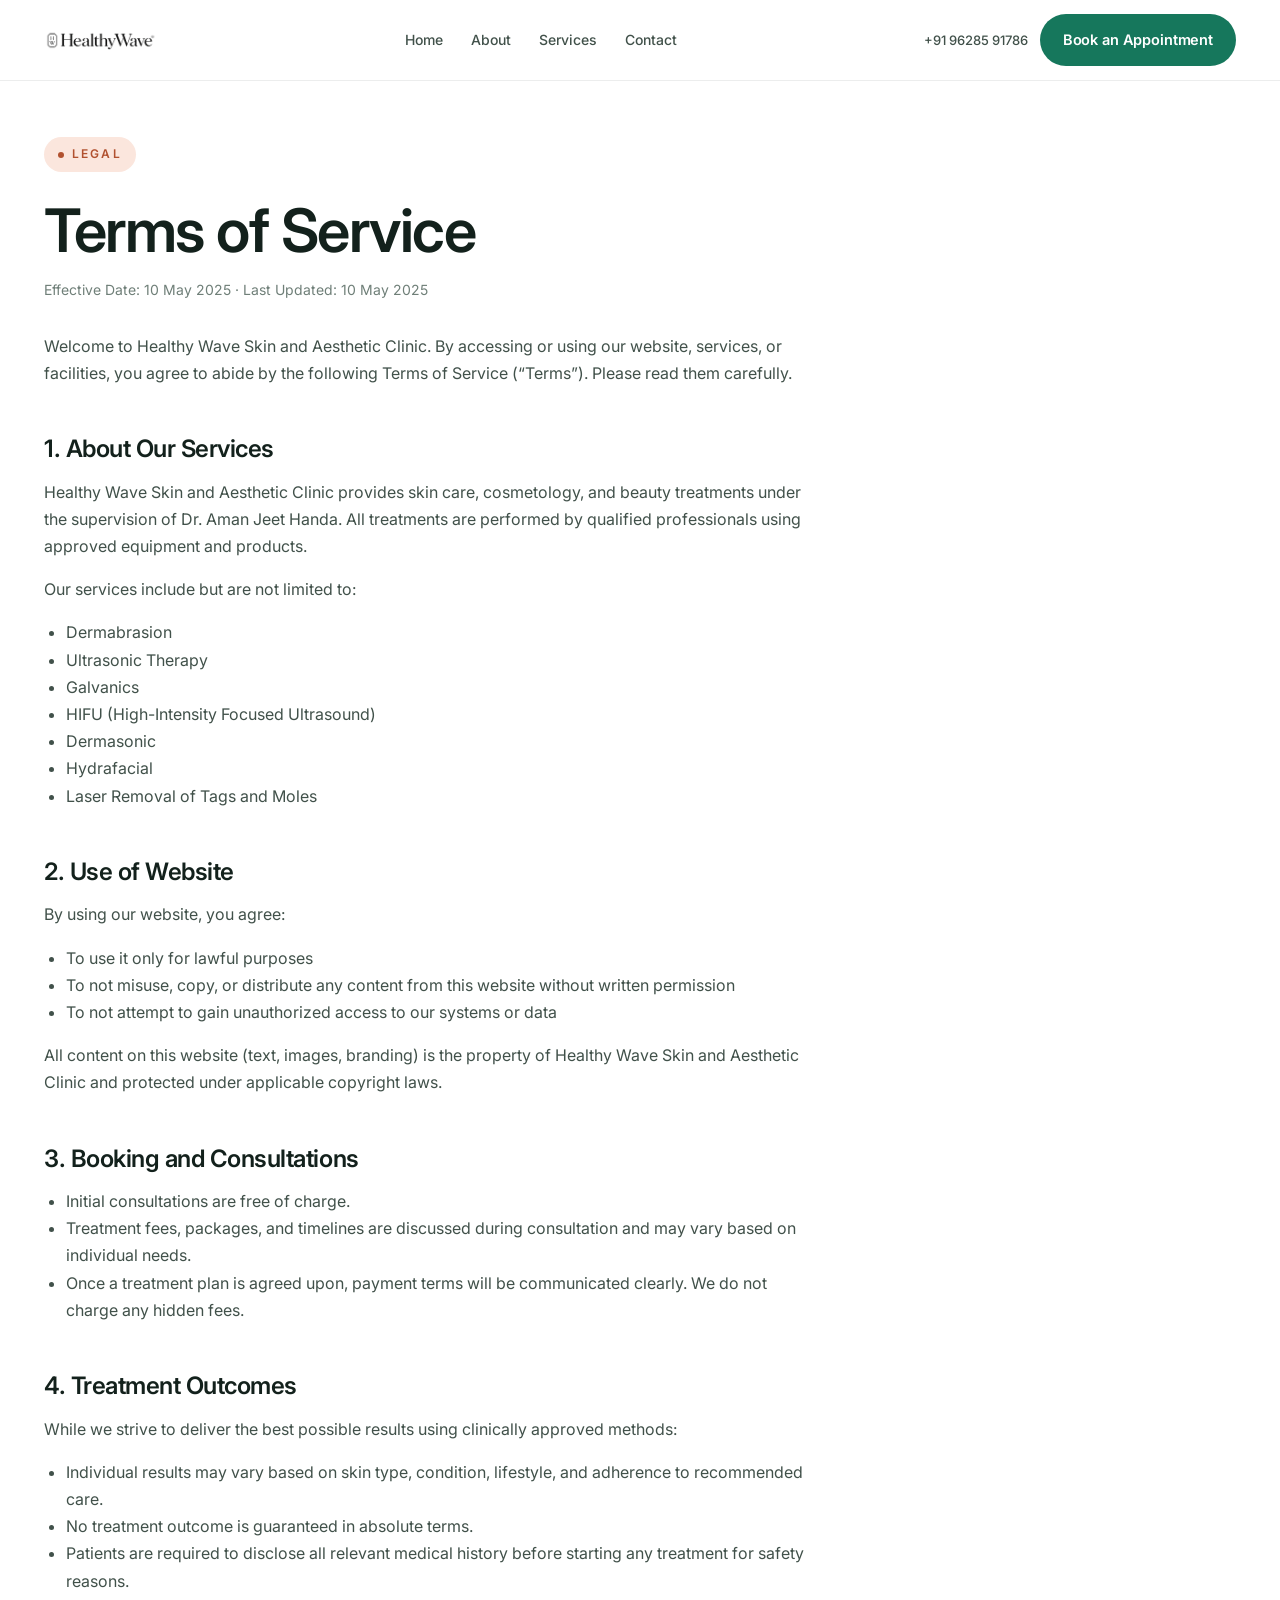
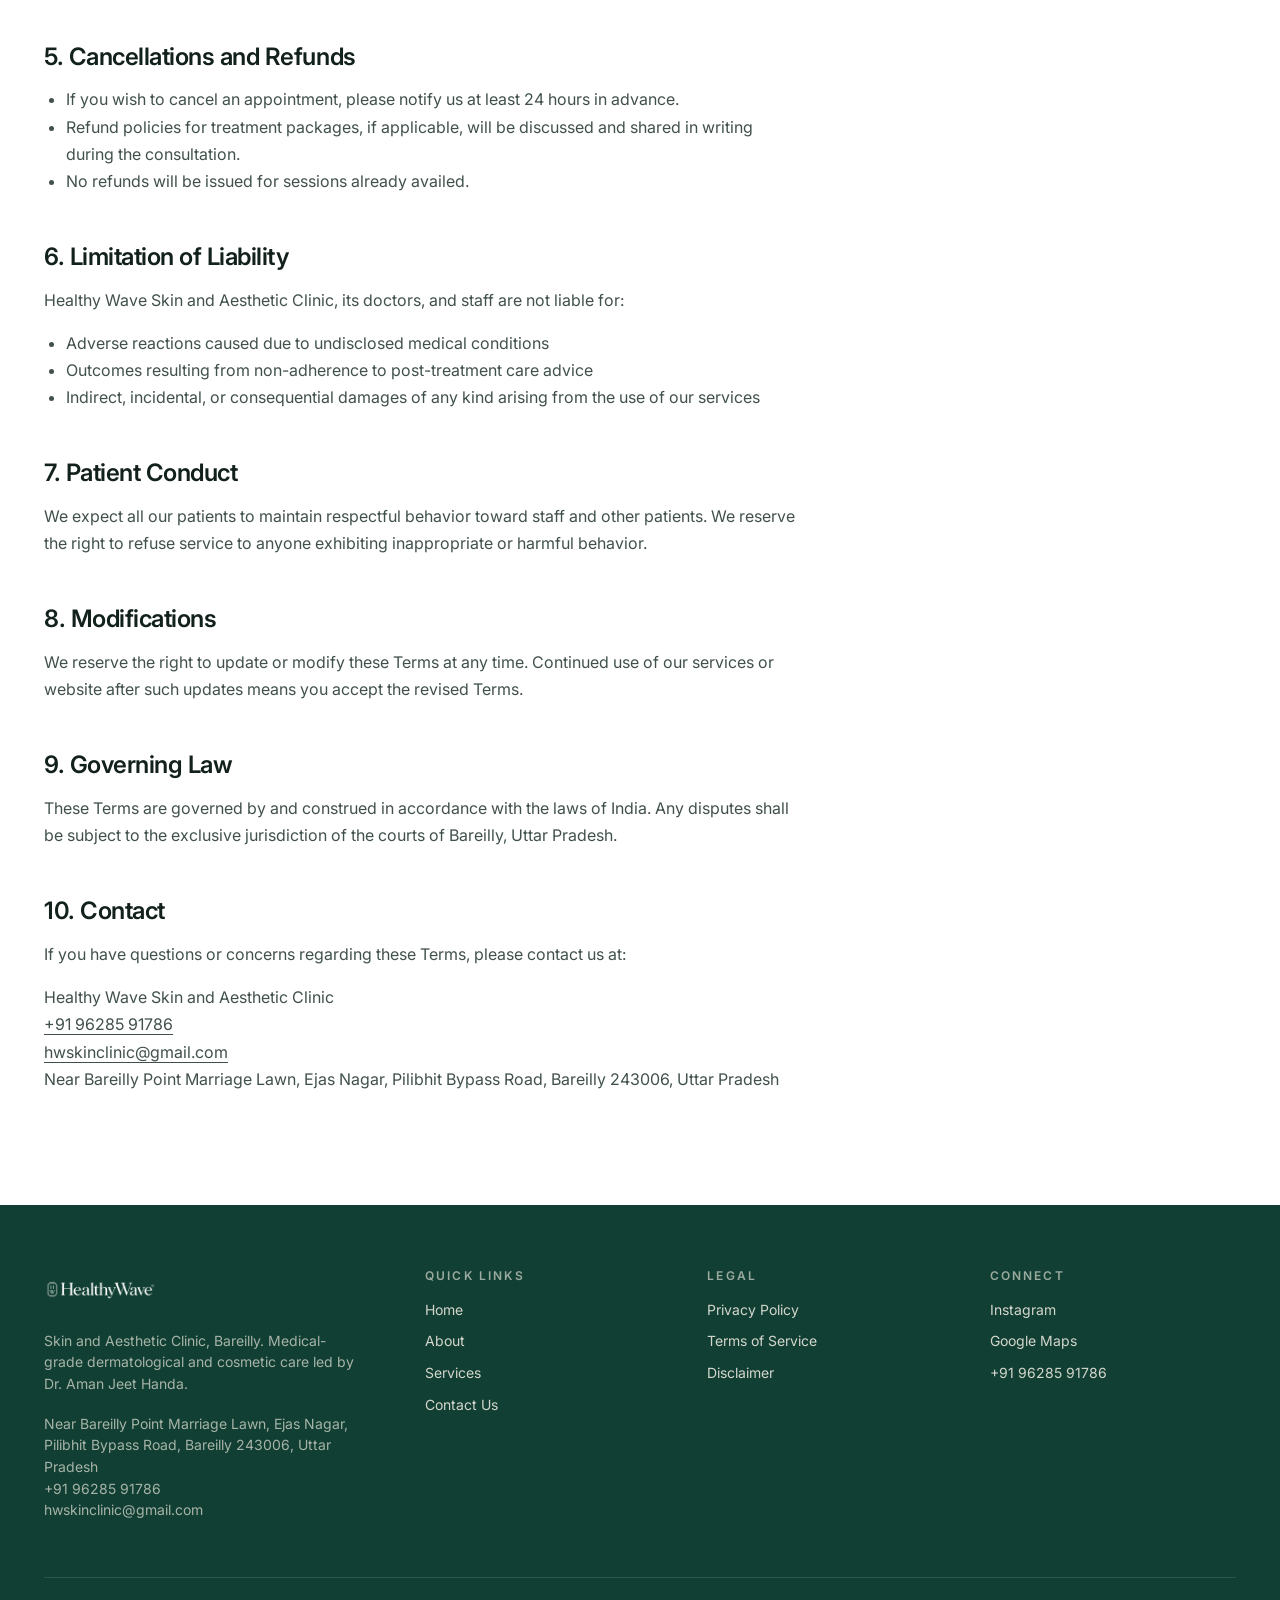
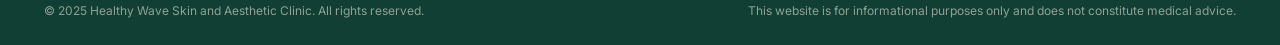
<file: terms.html>
<!DOCTYPE html>
<html lang="en">
<head>
<!-- Google tag (gtag.js) -->
<script async src="https://www.googletagmanager.com/gtag/js?id=AW-16514287301"></script>
<script>
  window.dataLayer = window.dataLayer || [];
  function gtag(){dataLayer.push(arguments);}
  gtag('js', new Date());
  gtag('config', 'AW-16514287301');
</script>
<script>
function gtag_report_conversion(url) {
  // Fires the Google Ads conversion WITHOUT cancelling the click.
  //
  // This used to return false and then navigate with window.location = url.
  // Inside the Instagram and Facebook in-app browsers a scripted navigation
  // to a tel: URL is refused — the user sees "Link cannot be loaded" and the
  // browser closes — while a plain anchor click is handed to the dialer
  // normally. So we let the <a href="tel:..."> do its own job and only
  // record the conversion here. `url` is kept for signature compatibility
  // and deliberately unused. tel: does not unload the page, so the beacon
  // still goes out.
  try {
    gtag('event', 'conversion', {
        'send_to': 'AW-16514287301/3YUGCIzWwaocEMWN0MI9',
        'value': 1.0,
        'currency': 'INR'
    });
  } catch (e) {}
  return true;
}
</script>
<meta charset="UTF-8" />
<meta name="viewport" content="width=device-width, initial-scale=1.0" />
<title>Terms of Service &ndash; Healthy Wave Skin and Aesthetic Clinic</title>
<link rel="canonical" href="https://www.thehealthywave.in/terms.html" />
<link rel="preconnect" href="https://fonts.googleapis.com" />
<link rel="preconnect" href="https://fonts.gstatic.com" crossorigin />
<link href="https://fonts.googleapis.com/css2?family=Inter:wght@400;500;600;700&family=JetBrains+Mono:wght@400;500&display=swap" rel="stylesheet" />
<link rel="stylesheet" href="styles.css" />
<!-- Meta Pixel Code -->
<script>
!function(f,b,e,v,n,t,s)
{if(f.fbq)return;n=f.fbq=function(){n.callMethod?
n.callMethod.apply(n,arguments):n.queue.push(arguments)};
if(!f._fbq)f._fbq=n;n.push=n;n.loaded=!0;n.version='2.0';
n.queue=[];t=b.createElement(e);t.async=!0;
t.src=v;s=b.getElementsByTagName(e)[0];
s.parentNode.insertBefore(t,s)}(window, document,'script',
'https://connect.facebook.net/en_US/fbevents.js');
fbq('init', '1227039256008469');
fbq('track', 'PageView');
</script>
<noscript><img height="1" width="1" style="display:none"
src="https://www.facebook.com/tr?id=1227039256008469&ev=PageView&noscript=1"
/></noscript>
<!-- End Meta Pixel Code -->
</head>
<body>

<header class="nav">
  <div class="nav-inner">
    <a href="index.html" class="brand"><img src="assets/logo.png" alt="Healthy Wave" class="brand-logo" /></a>
    <nav class="nav-links">
      <a href="index.html">Home</a><a href="about.html">About</a><a href="services.html">Services</a><a href="contact.html">Contact</a>
    </nav>
    <div class="nav-cta">
      <a href="tel:+919628591786" onclick="return gtag_report_conversion('tel:+919628591786');" class="nav-tel">+91 96285 91786</a>
      <a href="/book" class="btn btn-primary">Book an Appointment</a>
      <button class="menu-btn" aria-label="Menu" id="menuBtn"><span></span></button>
    </div>
  </div>
  <div class="mobile-nav" id="mobileNav">
    <a href="index.html">Home</a><a href="about.html">About</a><a href="services.html">Services</a><a href="contact.html">Contact</a>
    <a href="tel:+919628591786" onclick="return gtag_report_conversion('tel:+919628591786');">Call +91 96285 91786</a>
  </div>
</header>

<section class="legal">
  <div class="container">
    <span class="eyebrow dot">Legal</span>
    <h1>Terms of Service</h1>
    <p class="meta">Effective Date: 10 May 2025 &middot; Last Updated: 10 May 2025</p>

    <div class="legal-body">
      <p>Welcome to Healthy Wave Skin and Aesthetic Clinic. By accessing or using our website, services, or facilities, you agree to abide by the following Terms of Service (&ldquo;Terms&rdquo;). Please read them carefully.</p>

      <h2>1. About Our Services</h2>
      <p>Healthy Wave Skin and Aesthetic Clinic provides skin care, cosmetology, and beauty treatments under the supervision of Dr. Aman Jeet Handa. All treatments are performed by qualified professionals using approved equipment and products.</p>
      <p>Our services include but are not limited to:</p>
      <ul>
        <li>Dermabrasion</li>
        <li>Ultrasonic Therapy</li>
        <li>Galvanics</li>
        <li>HIFU (High-Intensity Focused Ultrasound)</li>
        <li>Dermasonic</li>
        <li>Hydrafacial</li>
        <li>Laser Removal of Tags and Moles</li>
      </ul>

      <h2>2. Use of Website</h2>
      <p>By using our website, you agree:</p>
      <ul>
        <li>To use it only for lawful purposes</li>
        <li>To not misuse, copy, or distribute any content from this website without written permission</li>
        <li>To not attempt to gain unauthorized access to our systems or data</li>
      </ul>
      <p>All content on this website (text, images, branding) is the property of Healthy Wave Skin and Aesthetic Clinic and protected under applicable copyright laws.</p>

      <h2>3. Booking and Consultations</h2>
      <ul>
        <li>Initial consultations are free of charge.</li>
        <li>Treatment fees, packages, and timelines are discussed during consultation and may vary based on individual needs.</li>
        <li>Once a treatment plan is agreed upon, payment terms will be communicated clearly. We do not charge any hidden fees.</li>
      </ul>

      <h2>4. Treatment Outcomes</h2>
      <p>While we strive to deliver the best possible results using clinically approved methods:</p>
      <ul>
        <li>Individual results may vary based on skin type, condition, lifestyle, and adherence to recommended care.</li>
        <li>No treatment outcome is guaranteed in absolute terms.</li>
        <li>Patients are required to disclose all relevant medical history before starting any treatment for safety reasons.</li>
      </ul>

      <h2>5. Cancellations and Refunds</h2>
      <ul>
        <li>If you wish to cancel an appointment, please notify us at least 24 hours in advance.</li>
        <li>Refund policies for treatment packages, if applicable, will be discussed and shared in writing during the consultation.</li>
        <li>No refunds will be issued for sessions already availed.</li>
      </ul>

      <h2>6. Limitation of Liability</h2>
      <p>Healthy Wave Skin and Aesthetic Clinic, its doctors, and staff are not liable for:</p>
      <ul>
        <li>Adverse reactions caused due to undisclosed medical conditions</li>
        <li>Outcomes resulting from non-adherence to post-treatment care advice</li>
        <li>Indirect, incidental, or consequential damages of any kind arising from the use of our services</li>
      </ul>

      <h2>7. Patient Conduct</h2>
      <p>We expect all our patients to maintain respectful behavior toward staff and other patients. We reserve the right to refuse service to anyone exhibiting inappropriate or harmful behavior.</p>

      <h2>8. Modifications</h2>
      <p>We reserve the right to update or modify these Terms at any time. Continued use of our services or website after such updates means you accept the revised Terms.</p>

      <h2>9. Governing Law</h2>
      <p>These Terms are governed by and construed in accordance with the laws of India. Any disputes shall be subject to the exclusive jurisdiction of the courts of Bareilly, Uttar Pradesh.</p>

      <h2>10. Contact</h2>
      <p>If you have questions or concerns regarding these Terms, please contact us at:</p>
      <p>Healthy Wave Skin and Aesthetic Clinic<br/>
      <a href="tel:+919628591786" onclick="return gtag_report_conversion('tel:+919628591786');">+91 96285 91786</a><br/>
      <a href="mailto:hwskinclinic@gmail.com">hwskinclinic@gmail.com</a><br/>
      Near Bareilly Point Marriage Lawn, Ejas Nagar, Pilibhit Bypass Road, Bareilly 243006, Uttar Pradesh</p>
    </div>
  </div>
</section>

<footer class="site">
  <div class="container">
    <div class="foot-grid">
      <div class="foot-brand">
        <a href="index.html" class="brand"><img src="assets/logo.png" alt="Healthy Wave" class="brand-logo invert" /></a>
        <p>Skin and Aesthetic Clinic, Bareilly. Medical-grade dermatological and cosmetic care led by Dr. Aman Jeet Handa.</p>
        <p style="margin-top:18px;">Near Bareilly Point Marriage Lawn, Ejas Nagar, Pilibhit Bypass Road, Bareilly 243006, Uttar Pradesh<br/><a href="tel:+919628591786" onclick="return gtag_report_conversion('tel:+919628591786');">+91 96285 91786</a><br/><a href="mailto:hwskinclinic@gmail.com">hwskinclinic@gmail.com</a></p>
      </div>
      <div class="foot-col"><h5>Quick Links</h5><ul><li><a href="index.html">Home</a></li><li><a href="about.html">About</a></li><li><a href="services.html">Services</a></li><li><a href="contact.html">Contact Us</a></li></ul></div>
      <div class="foot-col"><h5>Legal</h5><ul><li><a href="privacy.html">Privacy Policy</a></li><li><a href="terms.html">Terms of Service</a></li><li><a href="disclaimer.html">Disclaimer</a></li></ul></div>
      <div class="foot-col"><h5>Connect</h5><ul><li><a href="https://www.instagram.com/dr.amanhanda?igsh=d2s3ZjltNW51aDdw" target="_blank" rel="noopener">Instagram</a></li><li><a href="https://maps.app.goo.gl/EHdA8AAKt6Xb3LMh7?g_st=ic" target="_blank" rel="noopener">Google Maps</a></li><li><a href="tel:+919628591786" onclick="return gtag_report_conversion('tel:+919628591786');">+91 96285 91786</a></li></ul></div>
    </div>
    <div class="foot-bottom"><span>&copy; 2025 Healthy Wave Skin and Aesthetic Clinic. All rights reserved.</span><span>This website is for informational purposes only and does not constitute medical advice.</span></div>
  </div>
</footer>

<script>
  const mb=document.getElementById('menuBtn'); const mn=document.getElementById('mobileNav');
  if(mb) mb.addEventListener('click', ()=>mn.classList.toggle('open'));
</script>
<script>
  document.querySelectorAll('a[href^="tel:"]').forEach(function(el) {
    el.addEventListener('click', function() { fbq('track', 'Contact'); });
  });
</script>
</body>
</html>
</file>
<file: styles.css>
/* Healthy Wave – shared styles (sans-serif system) */
:root {
  --ivory: #ffffff;      /* page ground stays white */
  --ivory-2: #f5faf7;    /* faint mint wash for alternating sections */
  --cream: #e4f0ea;      /* mint tint */
  --paper: #fbfdfc;
  --ink: #13211c;        /* text near-black, biased green */
  --ink-2: #41514a;
  --muted: #6f7f78;
  --line: #dfeae5;       /* mint-tinted hairline */
  --sage: #16775c;       /* primary: brand green */
  --sage-deep: #0f5b46;
  --terra: #d2694a;      /* secondary: warm coral */
  --terra-deep: #b1512f;
  --rose: #fbe6dd;       /* blush tint */
  --deep: #123f33;       /* deep green for large dark surfaces */
  --max: 1240px;
  --radius: 18px;
  --shadow-sm: 0 1px 2px rgba(22,32,27,.04), 0 4px 12px rgba(22,32,27,.04);
  --shadow-md: 0 6px 24px rgba(22,32,27,.07);
}

* { box-sizing: border-box; }
html, body { margin: 0; padding: 0; }
html { scroll-behavior: smooth; }
body {
  font-family: "Inter", "Manrope", system-ui, -apple-system, Segoe UI, Roboto, sans-serif;
  background: var(--ivory);
  color: var(--ink);
  font-size: 16px;
  line-height: 1.55;
  -webkit-font-smoothing: antialiased;
  text-rendering: optimizeLegibility;
}
img { max-width: 100%; display: block; }
a { color: inherit; text-decoration: none; }
button { font-family: inherit; cursor: pointer; }

.serif {
  font-family: "Inter", "Manrope", system-ui, sans-serif;
  font-weight: 600;
  letter-spacing: -0.02em;
  line-height: 1.08;
}
.italic { font-style: normal; }

h1, h2, h3, h4, h5 {
  font-family: "Inter", "Manrope", system-ui, sans-serif;
  letter-spacing: -0.02em;
  font-weight: 600;
  line-height: 1.15;
}

.eyebrow {
  display: inline-flex;
  align-items: center;
  gap: 8px;
  font-size: 12px;
  letter-spacing: 0.18em;
  text-transform: uppercase;
  color: var(--terra-deep);
  background: var(--rose);
  padding: 8px 14px;
  border-radius: 999px;
  font-weight: 600;
}
.eyebrow.sage { color: var(--sage-deep); background: var(--cream); }
.eyebrow.dot::before {
  content: ""; width: 6px; height: 6px; border-radius: 50%;
  background: currentColor; display: inline-block;
}

.container { max-width: var(--max); margin: 0 auto; padding: 0 24px; }

/* BUTTONS */
.btn {
  display: inline-flex; align-items: center; gap: 10px;
  padding: 14px 22px;
  border-radius: 999px;
  font-weight: 600; font-size: 14.5px;
  letter-spacing: -0.01em;
  border: 1px solid transparent;
  transition: transform .15s ease, background .2s ease, color .2s ease, border-color .2s ease;
  white-space: nowrap;
}
.btn:hover { transform: translateY(-1px); }
.btn-primary { background: var(--sage); color: #fff; }
.btn-primary:hover { background: var(--sage-deep); }
.btn-terra { background: var(--terra); color: #fff; }
.btn-terra:hover { background: var(--terra-deep); }
.btn-ghost { background: transparent; color: var(--ink); border-color: var(--ink); }
.btn-ghost:hover { background: var(--ink); color: var(--ivory); }
.btn-light { background: #fff; color: var(--ink); }
.btn-light:hover { background: var(--ivory); }
.btn .arrow { font-size: 16px; line-height: 1; transform: translateY(-1px); }

/* NAV */
.nav {
  position: sticky; top: 0; z-index: 50;
  background: rgba(255,255,255,0.90);
  backdrop-filter: saturate(140%) blur(10px);
  -webkit-backdrop-filter: saturate(140%) blur(10px);
  border-bottom: 1px solid rgba(22,32,27,0.08);
}
.nav-inner {
  display: flex; align-items: center; justify-content: space-between;
  padding: 14px 24px;
  max-width: var(--max);
  margin: 0 auto;
  gap: 16px;
}
.brand {
  display: inline-flex; align-items: center; gap: 10px;
}
.brand-logo {
  height: 40px; width: auto; display: block;
}
.brand-logo.invert { filter: invert(1) brightness(2); }
.nav-links { display: none; gap: 28px; font-size: 14px; font-weight: 500; }
.nav-links a { color: var(--ink-2); transition: color .15s; }
.nav-links a:hover, .nav-links a.active { color: var(--ink); }
.nav-cta { display: flex; align-items: center; gap: 12px; }
.nav-tel { display: none; font-size: 13px; color: var(--ink-2); font-weight: 500; }
.menu-btn {
  background: transparent; border: 1px solid var(--ink); color: var(--ink);
  width: 40px; height: 40px; border-radius: 50%;
  display: inline-flex; align-items: center; justify-content: center;
}
.menu-btn span { width: 16px; height: 2px; background: currentColor; position: relative; display: inline-block; }
.menu-btn span::before, .menu-btn span::after {
  content:""; position:absolute; left:0; width:100%; height:2px; background:currentColor;
}
.menu-btn span::before { top:-5px; }
.menu-btn span::after { top:5px; }
.mobile-nav {
  display: none;
  border-top: 1px solid rgba(22,32,27,.07);
  padding: 12px 24px 20px;
  background: var(--ivory);
}
.mobile-nav.open { display: block; }
.mobile-nav a {
  display: block; padding: 12px 4px;
  font-size: 16px; border-bottom: 1px solid rgba(35,32,26,.06);
  font-weight: 500;
}
.mobile-nav a:last-child { border-bottom: 0; }

@media (min-width: 860px) {
  .nav-links { display: flex; }
  .nav-tel { display: inline-flex; }
  .menu-btn { display: none; }
}

/* SECTIONS */
section { padding: 72px 0; position: relative; }
@media (min-width: 860px) { section { padding: 100px 0; } }

.section-head { max-width: 760px; margin-bottom: 48px; }
.section-head h2 { margin: 14px 0 14px; font-size: clamp(32px, 4.5vw, 52px); font-weight: 600; }
.section-head .sub { color: var(--ink-2); font-size: 17px; max-width: 620px; }

/* HERO */
.hero { padding-top: 36px; padding-bottom: 60px; }
.hero-grid { display: grid; gap: 36px; grid-template-columns: 1fr; align-items: center; }
@media (min-width: 960px) {
  .hero-grid { grid-template-columns: 1.05fr 1fr; gap: 56px; }
  .hero { padding-top: 48px; padding-bottom: 96px; }
}
.hero h1 {
  font-size: clamp(40px, 6vw, 72px);
  margin: 18px 0 22px;
  font-weight: 600;
  letter-spacing: -0.025em;
  line-height: 1.05;
}
.hero h1 em { font-style: normal; color: var(--terra-deep); font-weight: 600; }
.hero p.lead { font-size: 17px; color: var(--ink-2); max-width: 540px; margin: 0 0 28px; }
.hero-ctas { display: flex; flex-wrap: wrap; gap: 14px; align-items: center; }
.hero-call { font-size: 14px; color: var(--ink-2); }
.hero-call a { color: var(--ink); border-bottom: 1px solid currentColor; padding-bottom: 1px; font-weight: 500; }
.hero-trust { margin-top: 26px; font-size: 13px; color: var(--muted); display: inline-flex; align-items: center; gap: 8px; }
.hero-trust::before { content: ""; width: 22px; height: 1px; background: var(--muted); }

.hero-stage {
  position: relative;
  aspect-ratio: 4/5;
  border-radius: 24px;
  overflow: hidden;
  background: linear-gradient(160deg, #e4f0ea 0%, #fbe6dd 100%);
}
.hero-stage img.portrait {
  position: absolute;
  bottom: 0; left: 50%;
  transform: translateX(-50%);
  height: 100%;
  width: auto;
  object-fit: contain;
  object-position: bottom center;
}
.hero-stage .pill {
  position: absolute;
  background: rgba(255,255,255,.94);
  border-radius: 999px;
  padding: 8px 14px;
  font-size: 13px; font-weight: 600;
  display: inline-flex; align-items: center; gap: 8px;
  box-shadow: var(--shadow-sm);
  z-index: 2;
}
.hero-stage .pill .dot { width: 8px; height: 8px; border-radius: 50%; background: var(--sage); }
.hero-stage .pill.terra .dot { background: var(--terra); }
.hero-stage .pill.tl { top: 18px; left: 18px; }
.hero-stage .pill.br { bottom: 22px; right: 18px; }
.hero-stage .pill.bl { bottom: 78px; left: 18px; }

.hero-side { display: none; flex-direction: column; gap: 16px; }
.hero-side .small-stage { aspect-ratio: 4/5; border-radius: 22px; overflow: hidden; background: var(--ivory-2); position: relative; }
.hero-side .card { background: #fff; border-radius: 18px; padding: 18px; box-shadow: var(--shadow-sm); }
.hero-side .card h4 { margin: 0 0 4px; font-size: 18px; font-weight: 600; }
.hero-side .card p { margin: 0; font-size: 13px; color: var(--ink-2); }
.hero-side .play { display: inline-flex; align-items: center; gap: 10px; margin-top: 10px; font-size: 13px; font-weight: 600; }
.hero-side .play .ring {
  width: 36px; height: 36px; border-radius: 50%;
  background: var(--terra); color: #fff;
  display: inline-flex; align-items: center; justify-content: center;
  font-size: 12px;
}

@media (min-width: 1100px) {
  .hero-grid { grid-template-columns: 1fr 1.05fr 0.7fr; }
  .hero-side { display: flex; }
}

/* IMAGE PLACEHOLDERS */
.img-ph {
  position: relative; width: 100%; height: 100%;
  background:
    repeating-linear-gradient(135deg, rgba(35,32,26,0.04) 0 12px, rgba(35,32,26,0.0) 12px 26px),
    linear-gradient(160deg, var(--cream) 0%, var(--ivory-2) 100%);
  display: flex; align-items: center; justify-content: center;
  color: var(--ink-2);
}
.img-ph.sage { background: repeating-linear-gradient(135deg, rgba(35,32,26,0.05) 0 12px, rgba(35,32,26,0) 12px 26px), linear-gradient(160deg, #dcebe3 0%, #9dbdaf 100%); }
.img-ph.terra { background: repeating-linear-gradient(135deg, rgba(255,255,255,.06) 0 12px, rgba(255,255,255,0) 12px 26px), linear-gradient(160deg, #bcd8cb 0%, #1f6b52 100%); color: #fff; }
.img-ph.dark { background: repeating-linear-gradient(135deg, rgba(255,255,255,0.04) 0 12px, rgba(255,255,255,0) 12px 26px), linear-gradient(160deg, #2a332e 0%, #16201b 100%); color: var(--ivory); }
.img-ph .label {
  font-family: "JetBrains Mono", ui-monospace, Menlo, Consolas, monospace;
  font-size: 11px; letter-spacing: 0.06em; text-transform: uppercase;
  background: rgba(255,255,255,.7);
  padding: 6px 10px; border-radius: 4px;
  color: var(--ink);
}
.img-ph.terra .label, .img-ph.dark .label, .img-ph.sage .label { background: rgba(255,255,255,.85); }

/* TRUST BAR */
.trust { background: var(--deep); color: var(--ivory); border-radius: 24px; padding: 28px 24px; }
.trust-grid { display: grid; gap: 24px; grid-template-columns: repeat(2, 1fr); }
@media (min-width: 760px) { .trust-grid { grid-template-columns: repeat(4, 1fr); } }
.trust-item .num {
  font-family: "Inter", "Manrope", sans-serif;
  font-weight: 600;
  font-size: clamp(32px, 4.2vw, 46px); line-height: 1;
  color: #fff; letter-spacing: -0.03em;
}
.trust-item .num em { font-style: normal; color: var(--rose); font-weight: 600; }
.trust-item .lbl { margin-top: 10px; font-size: 13px; color: rgba(255,255,255,.72); }

/* CONCERN GRID */
.concerns { display: grid; gap: 14px; grid-template-columns: 1fr 1fr; }
@media (min-width: 720px) { .concerns { grid-template-columns: repeat(3, 1fr); } }
@media (min-width: 1000px) { .concerns { grid-template-columns: repeat(5, 1fr); } }
.concern-card {
  background: #fff;
  border: 1px solid var(--line);
  border-radius: 16px;
  padding: 22px 18px;
  display: flex; flex-direction: column; gap: 14px;
  min-height: 150px;
  transition: transform .2s ease, border-color .2s ease, background .2s ease;
}
.concern-card:hover { transform: translateY(-2px); border-color: var(--sage); background: #ffffff; }
.concern-card .glyph {
  width: 40px; height: 40px; border-radius: 12px;
  background: var(--ivory-2);
  display: inline-flex; align-items: center; justify-content: center;
  color: var(--sage-deep);
  flex: none;
}
.concern-card .glyph svg { width: 22px; height: 22px; }
.concern-card .glyph.terra { background: #eaf1ed; color: var(--terra-deep); }
.concern-card h3 { margin: 0; font-size: 15px; font-weight: 600; line-height: 1.3; letter-spacing: -0.01em; }

/* TREATMENTS */
.treatments { display: grid; gap: 16px; grid-template-columns: 1fr; }
@media (min-width: 720px) { .treatments { grid-template-columns: repeat(2, 1fr); } }
@media (min-width: 1000px) { .treatments { grid-template-columns: repeat(3, 1fr); } }
.treatment {
  background: var(--paper);
  border-radius: 22px;
  padding: 28px;
  display: flex; flex-direction: column; gap: 14px;
  border: 1px solid var(--line);
  position: relative;
  transition: background .2s ease, transform .2s ease;
}
.treatment:hover { background: #fff; transform: translateY(-2px); }
.treatment .num { font-weight: 600; color: var(--terra-deep); font-size: 13px; letter-spacing: 0.08em; }
.treatment h3 { margin: 0; font-size: 22px; font-weight: 600; letter-spacing: -0.02em; line-height: 1.2; }
.treatment p { margin: 0; color: var(--ink-2); font-size: 15px; }
.treatment .arrow {
  position: absolute; top: 24px; right: 24px;
  width: 36px; height: 36px; border-radius: 50%;
  border: 1px solid var(--line);
  display: inline-flex; align-items: center; justify-content: center;
  transition: background .2s, color .2s;
}
.treatment:hover .arrow { background: var(--ink); color: var(--ivory); border-color: var(--ink); }

/* WHY US */
.reasons { display: grid; gap: 18px; grid-template-columns: 1fr; }
@media (min-width: 720px) { .reasons { grid-template-columns: repeat(2, 1fr); } }
.reason { background: #fff; border-radius: 22px; padding: 32px; border: 1px solid var(--line); display: flex; flex-direction: column; gap: 16px; }
.reason .glyph {
  width: 44px; height: 44px; border-radius: 12px;
  background: #eaf1ed; color: var(--sage-deep);
  display: inline-flex; align-items: center; justify-content: center;
  font-size: 18px; font-weight: 700;
}
.reason .glyph svg { width: 22px; height: 22px; }
.reason:nth-child(2) .glyph { background: #eaf1ed; color: var(--terra-deep); }
.reason:nth-child(3) .glyph { background: #eceeed; color: var(--ink); }
.reason:nth-child(4) .glyph { background: #eef2f0; color: var(--terra-deep); }
.reason h3 { margin: 0; font-size: 22px; font-weight: 600; letter-spacing: -0.02em; line-height: 1.2; }
.reason p { margin: 0; color: var(--ink-2); font-size: 15px; }

/* DOCTOR */
.doctor { display: grid; gap: 36px; grid-template-columns: 1fr; align-items: start; }
@media (min-width: 960px) { .doctor { grid-template-columns: 0.85fr 1fr; gap: 64px; } }
.doctor-portrait {
  aspect-ratio: 4/5; border-radius: 24px; overflow: hidden;
  background: linear-gradient(160deg, #e4f0ea 0%, #fbe6dd 100%);
  position: relative;
}
.doctor-portrait img {
  position: absolute; bottom: 0; left: 50%;
  transform: translateX(-50%);
  height: 100%; width: auto; object-fit: contain; object-position: bottom center;
}
.doctor-portrait .badge {
  position: absolute; left: 18px; bottom: 18px;
  background: rgba(255,255,255,.94);
  padding: 12px 14px; border-radius: 14px;
  font-size: 12px; font-weight: 600;
  box-shadow: var(--shadow-sm);
  z-index: 2;
}
.doctor-portrait .badge .name { font-size: 16px; font-weight: 700; display: block; }
.doctor h2 { font-size: clamp(34px, 4.5vw, 52px); margin: 12px 0 22px; font-weight: 600; letter-spacing: -0.025em; }
.doctor p { color: var(--ink-2); font-size: 16px; margin: 0 0 16px; }
.cred-row { display: flex; flex-wrap: wrap; gap: 10px; margin-top: 24px; }
.cred {
  background: var(--ivory-2);
  border: 1px solid var(--line);
  padding: 8px 14px; border-radius: 999px;
  font-size: 13px; font-weight: 600;
}
.cred.sage { background: #eaf1ed; border-color: #cfe0d7; color: var(--sage-deep); }
.cred.terra { background: #eaf1ed; border-color: #d3e5db; color: var(--terra-deep); }

/* TESTIMONIALS */
.testi-grid { display: grid; gap: 20px; grid-template-columns: 1fr; }
@media (min-width: 760px) { .testi-grid { grid-template-columns: repeat(3, 1fr); } }
.testi { background: #fff; border-radius: 18px; padding: 28px; position: relative; box-shadow: var(--shadow-sm); border: 1px solid var(--line); }
.testi:nth-child(2) { transform: rotate(-1deg); background: #f8faf9; }
.testi:nth-child(3) { transform: rotate(0.6deg); }
.testi .quote {
  font-size: 16px; font-weight: 500;
  line-height: 1.45;
  color: var(--ink);
  margin: 0 0 24px;
  letter-spacing: -0.005em;
}
.testi .who { display: flex; align-items: center; gap: 12px; font-size: 13px; }
.testi .avatar {
  width: 36px; height: 36px; border-radius: 50%;
  background: var(--cream);
  display: inline-flex; align-items: center; justify-content: center;
  font-size: 14px; font-weight: 700;
  color: var(--terra-deep);
}
.testi .avatar.sage { background: #d8e6de; color: var(--sage-deep); }
.testi .avatar.terra { background: #dcece4; color: var(--terra-deep); }
.testi .who-name { font-weight: 600; }
.testi .who-loc { color: var(--muted); }
.testi .pin {
  position: absolute; top: -8px; left: 22px;
  width: 14px; height: 14px; border-radius: 50%;
  background: var(--terra);
  box-shadow: 0 4px 8px rgba(196,117,86,.4);
}
.testi:nth-child(2) .pin { background: var(--sage); box-shadow: 0 4px 8px rgba(125,143,106,.4); }

/* FAQ */
.faq { display: grid; gap: 56px; grid-template-columns: 1fr; }
@media (min-width: 900px) { .faq { grid-template-columns: 0.7fr 1fr; gap: 72px; } }
.faq-list { display: flex; flex-direction: column; }
.faq-item { border-top: 1px solid var(--line); padding: 22px 0; }
.faq-item:last-child { border-bottom: 1px solid var(--line); }
.faq-q {
  display: flex; align-items: center; justify-content: space-between;
  cursor: pointer; gap: 18px;
  font-size: 17px; font-weight: 600; line-height: 1.35;
  letter-spacing: -0.01em;
  color: var(--ink); list-style: none;
}
.faq-q::-webkit-details-marker { display: none; }
.faq-q .plus {
  flex: none;
  width: 32px; height: 32px; border-radius: 50%;
  border: 1px solid var(--ink-2);
  display: inline-flex; align-items: center; justify-content: center;
  font-size: 16px; transition: transform .2s;
}
details[open] .faq-q .plus { transform: rotate(45deg); background: var(--ink); color: var(--ivory); border-color: var(--ink); }
.faq-a { margin-top: 14px; color: var(--ink-2); font-size: 15px; max-width: 60ch; }

/* FINAL CTA */
.final-cta {
  background:
    radial-gradient(120% 100% at 0% 0%, #4b8f76 0%, transparent 60%),
    radial-gradient(120% 100% at 100% 100%, #185741 0%, transparent 60%),
    var(--terra);
  color: #fff;
  border-radius: 28px;
  padding: 64px 32px;
  text-align: center;
  position: relative; overflow: hidden;
}
.final-cta::before, .final-cta::after { content: ""; position: absolute; border-radius: 50%; background: rgba(255,255,255,.06); }
.final-cta::before { width: 280px; height: 280px; left: -100px; bottom: -120px; }
.final-cta::after { width: 200px; height: 200px; right: -60px; top: -80px; }
.final-cta h2 { font-size: clamp(32px, 4.5vw, 50px); margin: 14px auto 18px; max-width: 780px; font-weight: 600; letter-spacing: -0.025em; }
.final-cta h2 em { font-style: normal; }
.final-cta p { max-width: 560px; margin: 0 auto 28px; opacity: .9; font-size: 17px; }
.final-cta .ctas { display: inline-flex; flex-wrap: wrap; gap: 14px; justify-content: center; }

/* FOOTER */
footer.site { background: var(--deep); color: var(--ivory); padding: 64px 0 24px; }
.foot-grid { display: grid; gap: 36px; grid-template-columns: 1fr; }
@media (min-width: 760px) { .foot-grid { grid-template-columns: 1.4fr 1fr 1fr 1fr; } }
.foot-brand .brand { color: #fff; }
.foot-brand p { color: rgba(246,241,231,.65); margin: 14px 0 0; font-size: 14px; max-width: 320px; }
.foot-brand a { color: rgba(246,241,231,.65); }
.foot-brand a:hover { color: #fff; }
.foot-col h5 { font-size: 12px; letter-spacing: 0.18em; text-transform: uppercase; color: rgba(246,241,231,.6); margin: 0 0 16px; font-weight: 600; }
.foot-col ul { list-style: none; padding: 0; margin: 0; display: flex; flex-direction: column; gap: 10px; font-size: 14px; }
.foot-col a { color: rgba(246,241,231,.85); }
.foot-col a:hover { color: #fff; }
.foot-bottom {
  margin-top: 56px; padding-top: 24px;
  border-top: 1px solid rgba(246,241,231,.12);
  font-size: 12px; color: rgba(246,241,231,.55);
  display: flex; justify-content: space-between; gap: 16px; flex-wrap: wrap;
}

/* LEGAL */
.legal { padding: 56px 0 96px; }
.legal h1 { font-size: clamp(36px, 5vw, 60px); letter-spacing: -0.025em; margin: 24px 0 6px; font-weight: 600; }
.legal .meta { color: var(--muted); font-size: 14px; margin-bottom: 32px; }
.legal-body { max-width: 760px; }
.legal-body h2 { font-size: 24px; margin: 48px 0 12px; font-weight: 600; letter-spacing: -0.02em; }
.legal-body h3 { font-size: 17px; margin: 28px 0 8px; font-weight: 600; }
.legal-body p, .legal-body li { color: var(--ink-2); font-size: 16px; line-height: 1.7; }
.legal-body ul { padding-left: 22px; }
.legal-body blockquote { margin: 18px 0; padding: 16px 22px; border-left: 3px solid var(--terra); background: var(--paper); color: var(--ink-2); border-radius: 4px; }
.legal-body a { border-bottom: 1px solid currentColor; }

/* PAGE HEADERS */
.page-hero { padding: 56px 0 40px; position: relative; }
.page-hero h1 {
  font-size: clamp(38px, 5.5vw, 64px);
  margin: 16px 0 18px;
  letter-spacing: -0.025em;
  font-weight: 600;
  max-width: 18ch;
  line-height: 1.05;
}
.page-hero h1 em { font-style: normal; color: var(--terra-deep); font-weight: 600; }
.page-hero .lead { color: var(--ink-2); font-size: 17px; max-width: 620px; }

/* ABOUT */
.about-hero { display: grid; gap: 36px; grid-template-columns: 1fr; }
@media (min-width: 960px) { .about-hero { grid-template-columns: 1fr 1fr; gap: 56px; align-items: center; } }
.about-portrait {
  aspect-ratio: 4/5; border-radius: 24px; overflow: hidden;
  background: linear-gradient(160deg, #e4f0ea 0%, #fbe6dd 100%);
  position: relative;
}
.about-portrait img {
  position: absolute; bottom: 0; left: 50%;
  transform: translateX(-50%);
  height: 100%; width: auto; object-fit: contain; object-position: bottom center;
}
.about-quote { background: var(--deep); color: var(--ivory); border-radius: 28px; padding: 48px 36px; position: relative; }
.about-quote .mark { font-size: 88px; line-height: .8; color: var(--terra); position: absolute; top: 24px; left: 32px; font-weight: 700; }
.about-quote blockquote { font-size: clamp(20px, 2.4vw, 28px); font-weight: 500; line-height: 1.35; margin: 36px 0 24px; padding-left: 56px; letter-spacing: -0.01em; }
.about-quote .attribution { font-size: 14px; color: rgba(255,255,255,.72); padding-left: 56px; font-weight: 500; }

/* SERVICES */
.svc-card { background: #fff; border: 1px solid var(--line); border-radius: 22px; padding: 28px; display: flex; flex-direction: column; gap: 14px; }
.svc-card h3 { font-size: 22px; margin: 0; font-weight: 600; letter-spacing: -0.02em; line-height: 1.2; }
.svc-card .who { color: var(--terra-deep); font-size: 12px; font-weight: 600; text-transform: uppercase; letter-spacing: .12em; }
.svc-card p { color: var(--ink-2); margin: 0; font-size: 15px; }
.svc-card .link { margin-top: auto; padding-top: 12px; font-size: 14px; font-weight: 600; color: var(--ink); display: inline-flex; align-items: center; gap: 6px; border-top: 1px solid var(--line); }
.svc-card .num { font-weight: 600; color: var(--terra-deep); font-size: 13px; letter-spacing: 0.08em; }

/* CONTACT */
.contact-grid { display: grid; gap: 36px; grid-template-columns: 1fr; }
.contact-grid .form-card { order: -1; }
@media (min-width: 960px) { .contact-grid { grid-template-columns: 1fr 1fr; gap: 56px; } .contact-grid .form-card { order: 0; } }
.info-card { background: var(--paper); border: 1px solid var(--line); border-radius: 22px; padding: 28px; display: flex; flex-direction: column; gap: 18px; }
.info-row { display: flex; gap: 14px; align-items: flex-start; }
.info-row .glyph { width: 38px; height: 38px; border-radius: 10px; background: var(--ivory-2); display: inline-flex; align-items: center; justify-content: center; flex: none; color: var(--sage-deep); }
.info-row .glyph svg { width: 18px; height: 18px; }
.info-row strong { display: block; font-size: 14px; margin-bottom: 4px; font-weight: 600; }
.info-row span { color: var(--ink-2); font-size: 15px; }
.info-row a { border-bottom: 1px solid currentColor; }
.map-ph { height: 320px; border-radius: 18px; overflow: hidden; }
.map-ph iframe { width: 100%; height: 100%; border: 0; display: block; }

.form-card { background: #fff; border: 1px solid var(--line); border-radius: 22px; padding: 28px; }
.form-card h3 { font-size: 22px; margin: 0 0 6px; font-weight: 600; letter-spacing: -0.02em; }
.form-card .subtle { color: var(--ink-2); margin: 0 0 22px; font-size: 14px; }
.field { display: flex; flex-direction: column; gap: 6px; margin-bottom: 16px; }
.field label { font-size: 13px; font-weight: 600; color: var(--ink); }
.field input, .field select, .field textarea {
  font-family: inherit; font-size: 15px;
  padding: 12px 14px;
  border: 1px solid var(--line);
  border-radius: 12px; background: var(--ivory);
  color: var(--ink);
  transition: border-color .15s, background .15s;
}
.field input:focus, .field select:focus, .field textarea:focus { outline: none; border-color: var(--sage); background: #fff; }
.field-row { display: grid; gap: 12px; grid-template-columns: 1fr 1fr; }
.field-row > .field { min-width: 0; }
.field-row input, .field-row select { min-width: 0; width: 100%; max-width: 100%; box-sizing: border-box; display: block; }
.field input[type="date"] { -webkit-appearance: none; appearance: none; min-height: 46px; }
.form-card button[type="submit"] {
  width: 100%; margin-top: 6px;
  padding: 16px; font-size: 15px; font-weight: 600;
  background: var(--deep); color: var(--ivory);
  border: 0; border-radius: 999px;
}
.form-card .reassure { font-size: 12px; color: var(--muted); margin: 14px 0 0; text-align: center; }
.form-success { background: #eaf1ed; color: var(--sage-deep); padding: 14px; border-radius: 12px; font-size: 14px; font-weight: 600; text-align: center; margin-top: 8px; }

/* UTILITIES */
.text-center { text-align: center; }
.mt-0 { margin-top: 0; }
.mt-12 { margin-top: 12px; }
.mt-24 { margin-top: 24px; }
.mt-32 { margin-top: 32px; }
.section-divider { height: 1px; background: var(--line); margin: 0; border: 0; }
.tag-row { display: flex; flex-wrap: wrap; gap: 8px; }
.tag { background: #fff; border: 1px solid var(--line); padding: 8px 14px; border-radius: 999px; font-size: 13px; color: var(--ink-2); }
.alt-bg { background: var(--paper); }
.dark-bg { background: var(--deep); color: var(--ivory); }
.dark-bg .eyebrow.sage { background: rgba(125,143,106,.2); color: #cfe0d7; }
.dark-bg p { color: rgba(255,255,255,.75); }

/* hours block */
.hours-list { display: flex; flex-direction: column; gap: 4px; color: var(--ink-2); font-size: 14px; }


/* ══════════════════════════════════════════════════════════════════════════
   BOOKING PAGE (/book)
   Scoped to body.book-page — deliberately does NOT inherit the site's ivory
   palette. White ground, one restrained accent, flat sections split by
   hairlines instead of cards (card padding + shadow on every block was what
   made this page long and noisy). Mobile-first: ~99% of traffic.
   ══════════════════════════════════════════════════════════════════════════ */

body.book-page,
.book-page {
  --bg:        #ffffff;
  --surface:   #f6f7f6;   /* neutral nudged toward the accent, not a flat grey */
  --hair:      #e7e9e7;
  --hair-soft: #f0f1f0;
  --ink:       #16201b;
  --ink-2:     #454f49;
  --muted:     #757d78;
  --accent:    #16775c;
  --accent-2:  #0f5b46;
  --accent-sf: #e4f0ea;

  background: var(--bg);
  color: var(--ink);
  font-size: 15px;
}

/* ── Header ──────────────────────────────────────────────────────────── */
.book-header {
  position: sticky; top: 0; z-index: 30;
  background: rgba(255,255,255,.94);
  backdrop-filter: saturate(180%) blur(10px);
  border-bottom: 1px solid var(--hair);
}
.book-header-inner {
  max-width: 1080px; margin: 0 auto;
  padding: 9px 16px;
  display: flex; align-items: center; justify-content: space-between; gap: 12px;
}
.book-header .brand-logo { height: 34px; width: auto; }
.book-call {
  display: inline-flex; align-items: center; gap: 6px;
  min-height: 36px; padding: 7px 14px;
  border: 1px solid var(--hair); border-radius: 8px;
  background: var(--bg); color: var(--ink);
  font-size: 13.5px; font-weight: 600;
}
.book-call svg { width: 15px; height: 15px; }

/* ── Shell + flat sections ───────────────────────────────────────────── */
.book-shell {
  max-width: 1080px; margin: 0 auto; padding: 0 16px 28px;
  display: grid;
  /* Mobile order: doctor, then the form, then the map last — nobody needs
     directions before they've picked a slot. */
  grid-template-areas: "doc" "form" "map";
}
.book-aside { grid-area: doc; }
.book-main  { grid-area: form; min-width: 0; }
.map-sec    { grid-area: map; }
.book-sec { padding: 22px 0; border-top: 1px solid var(--hair); }
.book-sec:first-child { border-top: 0; }
.book-q {
  font-size: 15px; font-weight: 600; margin: 0 0 14px;
  letter-spacing: -0.01em; color: var(--ink);
}

/* ── Doctor block ────────────────────────────────────────────────────── */
.doc-badge { display: flex; gap: 14px; align-items: flex-start; padding: 20px 0 4px; }
.doc-photo {
  width: 62px; height: 62px; flex: 0 0 62px;
  border-radius: 50%; object-fit: cover; background: var(--surface);
}
.doc-meta { min-width: 0; }
.doc-meta h1 {
  font-size: 18px; line-height: 1.25; margin: 0 0 1px;
  letter-spacing: -0.02em; font-weight: 650;
}
.doc-cred { margin: 0 0 9px; font-size: 13px; color: var(--muted); }
.doc-line {
  display: flex; align-items: flex-start; gap: 7px;
  font-size: 12.5px; color: var(--ink-2); line-height: 1.45; margin: 0 0 3px;
}
.doc-line svg { width: 13px; height: 13px; flex: 0 0 13px; margin-top: 2.5px; color: var(--muted); }

/* ── Doctor credentials + rating ─────────────────────────────────────── */
.doc-fellow {
  margin: -6px 0 7px; font-size: 12.5px; color: var(--ink-2); font-weight: 500;
}
.doc-rating {
  display: inline-flex; align-items: center; flex-wrap: wrap;
  gap: 2px 6px; margin: 0 0 10px; color: inherit;
}
.doc-rating .rating-n { border-bottom: 1px solid transparent; }
.doc-rating:hover .rating-n { border-bottom-color: var(--muted); }
.doc-rating strong { font-size: 13px; font-weight: 650; color: var(--ink); }
.rating-n { font-size: 12px; color: var(--muted); }
/* Two stacked star rows; the filled one is clipped to --pct for a part star. */
.stars {
  position: relative; display: inline-block;
  font-size: 12.5px; line-height: 1; letter-spacing: .5px;
  color: #d9ddda; white-space: nowrap;
}
.stars::before { content: "\2605\2605\2605\2605\2605"; }
.stars i {
  position: absolute; inset: 0; overflow: hidden;
  width: var(--pct, 0%); color: #e0a336; font-style: normal;
}
.stars i::before { content: "\2605\2605\2605\2605\2605"; }

/* ── Calendar ────────────────────────────────────────────────────────── */
.cal { border: 1px solid var(--hair); border-radius: 12px; padding: 11px 9px 9px; }
.cal-head {
  display: flex; align-items: center; justify-content: space-between; margin-bottom: 9px;
}
.cal-title { font-size: 14.5px; font-weight: 600; letter-spacing: -0.01em; }
.cal-nav {
  width: 34px; height: 34px; flex: 0 0 34px;
  display: flex; align-items: center; justify-content: center;
  border: 1px solid var(--hair); border-radius: 8px;
  background: var(--bg); color: var(--ink);
}
.cal-nav svg { width: 15px; height: 15px; }
.cal-nav:disabled { opacity: .3; cursor: not-allowed; }
.cal-wd, .cal-grid { display: grid; grid-template-columns: repeat(7, 1fr); gap: 2px; }
.cal-wd { margin-bottom: 3px; }
.cal-wd span {
  text-align: center; padding: 3px 0;
  font-size: 10px; font-weight: 600; letter-spacing: .03em; color: var(--muted);
}
.cal-cell {
  height: 42px; border: 0; border-radius: 8px;
  background: none; color: var(--ink);
  font-family: inherit; font-size: 14.5px; font-weight: 500;
  display: flex; align-items: center; justify-content: center;
  transition: background .12s, color .12s;
}
.cal-cell.blank { visibility: hidden; }
.cal-cell.off { color: var(--muted); opacity: .35; cursor: not-allowed; }
.cal-cell.on { background: var(--accent); color: #fff; font-weight: 650; }
.cal-note { margin: 9px 0 0; font-size: 11.5px; color: var(--muted); text-align: center; }

/* ── Time slots ──────────────────────────────────────────────────────── */
.slot-group + .slot-group { margin-top: 16px; }
.slot-head {
  display: flex; align-items: center; gap: 6px; margin-bottom: 8px;
  font-size: 11px; font-weight: 600; letter-spacing: .09em;
  text-transform: uppercase; color: var(--muted);
}
.slot-head svg { width: 12px; height: 12px; }
.slot-grid { display: grid; grid-template-columns: repeat(3, 1fr); gap: 7px; }
.time-pill {
  min-height: 44px; padding: 6px 2px;
  border: 1px solid var(--hair); border-radius: 9px;
  background: var(--bg); color: var(--ink);
  font-size: 13.5px; font-weight: 600; letter-spacing: -0.01em;
  transition: background .14s, border-color .14s, color .14s;
}
.time-pill.on { background: var(--accent); border-color: var(--accent); color: #fff; }
.time-pill.off {
  background: var(--surface); border-color: transparent;
  color: var(--muted); text-decoration: line-through; cursor: not-allowed;
}
.slot-note { margin: 12px 0 0; font-size: 13px; color: var(--accent-2); }
.time-pill.skeleton {
  color: transparent; border-color: transparent;
  background: linear-gradient(90deg, var(--surface) 25%, var(--hair-soft) 37%, var(--surface) 63%);
  background-size: 400% 100%; animation: shimmer 1.3s ease-in-out infinite;
}
@keyframes shimmer { from { background-position: 100% 0; } to { background-position: 0 0; } }

/* ── Fields ──────────────────────────────────────────────────────────── */
.book-page .field { display: flex; flex-direction: column; gap: 5px; margin-bottom: 14px; }
.book-page .field:last-of-type { margin-bottom: 0; }
.book-page .field label { font-size: 13px; font-weight: 600; color: var(--ink); }
.opt { font-weight: 400; color: var(--muted); font-size: 12px; }
.book-page .field input,
.book-page .field select {
  /* 16px exactly — anything smaller and iOS Safari zooms the page on focus. */
  font-size: 16px; min-height: 48px;
  padding: 11px 13px; width: 100%;
  border: 1px solid var(--hair); border-radius: 9px;
  background: var(--bg); color: var(--ink);
  font-family: inherit;
}
.book-page .field select {
  -webkit-appearance: none; appearance: none;
  padding-right: 38px;
  background-image: url("data:image/svg+xml;charset=utf8,%3Csvg xmlns='http://www.w3.org/2000/svg' viewBox='0 0 24 24' fill='none' stroke='%23757d78' stroke-width='2' stroke-linecap='round' stroke-linejoin='round'%3E%3Cpath d='M6 9l6 6 6-6'/%3E%3C/svg%3E");
  background-repeat: no-repeat; background-position: right 12px center; background-size: 17px;
}
.book-page .field input:focus,
.book-page .field select:focus { outline: none; border-color: var(--accent); }
.book-page .field input.invalid,
.book-page .field select.invalid { border-color: #b4442f; background: #fdf6f4; }
.phone-wrap { display: flex; align-items: stretch; }
.phone-cc {
  display: flex; align-items: center; padding: 0 11px;
  border: 1px solid var(--hair); border-right: 0; border-radius: 9px 0 0 9px;
  background: var(--surface); color: var(--ink-2);
  font-size: 14.5px; font-weight: 600;
}
.phone-wrap input { border-radius: 0 9px 9px 0; }
.field-hint { margin: 0; font-size: 12px; color: var(--muted); }
.field-err, .form-err { margin: 0; font-size: 12.5px; font-weight: 500; color: #b4442f; }
.form-err { margin-top: 12px; padding: 10px 12px; background: #fdf3f0; border-radius: 9px; }
.hp { position: absolute; left: -9999px; width: 1px; height: 1px; overflow: hidden; }

/* ── Testimonials (auto-scrolling marquee) ──────────────────────────── */
.tst-sec { overflow: hidden; }
.tst-vp {
  overflow: hidden;
  margin: 0 -16px; padding: 3px 0;
  /* Fade the edges so cards enter and leave rather than being chopped off. */
  -webkit-mask-image: linear-gradient(90deg, transparent 0, #000 7%, #000 93%, transparent 100%);
          mask-image: linear-gradient(90deg, transparent 0, #000 7%, #000 93%, transparent 100%);
}
.tst-track {
  display: flex; gap: 12px; width: max-content;
  padding-left: 16px;
  animation: tst-slide 46s linear infinite;
}
.tst-set { display: flex; gap: 12px; }
/* Track = set + gap + set. Shifting by exactly one set plus one gap puts the
   copy where the original was, so the loop has no visible seam:
   (W - gap)/2 + gap  ==  50% + gap/2. */
@keyframes tst-slide {
  from { transform: translateX(0); }
  to   { transform: translateX(calc(-50% - 6px)); }
}
.tst-vp:hover .tst-track,
.tst-track:focus-within { animation-play-state: paused; }

.tst-card {
  flex: 0 0 264px; width: 264px; margin: 0;
  display: flex; flex-direction: column;
  padding: 15px 16px 14px;
  background: var(--bg); border: 1px solid var(--hair); border-radius: 14px;
}
.tst-mark {
  font-family: Georgia, "Times New Roman", serif;
  font-size: 34px; line-height: .72; color: var(--accent);
  opacity: .3; margin-bottom: 6px;
}
.tst-card blockquote { margin: 0 0 12px; }
.tst-card p { margin: 0; font-size: 13px; line-height: 1.55; color: var(--ink-2); }
.tst-card figcaption {
  margin-top: auto; display: flex; align-items: baseline; gap: 6px;
  font-size: 12.5px; font-weight: 650; color: var(--ink);
}
.tst-card figcaption span { font-weight: 500; font-size: 11.5px; color: var(--muted); }

/* ── Map (bottom — address is already in the doctor block) ───────────── */
.map-card { border: 1px solid var(--hair); border-radius: 11px; overflow: hidden; }
.map-card iframe { width: 100%; height: 132px; border: 0; display: block; }
.map-link {
  display: block; padding: 11px 14px; min-height: 44px;
  font-size: 13px; font-weight: 600; color: var(--accent);
  border-top: 1px solid var(--hair);
}

/* ── Sticky action bar ───────────────────────────────────────────────── */
.book-bar {
  position: sticky; bottom: 0; z-index: 20;
  margin: 0 -16px; padding: 11px 16px calc(11px + env(safe-area-inset-bottom));
  background: rgba(255,255,255,.95);
  backdrop-filter: saturate(180%) blur(10px);
  border-top: 1px solid var(--hair);
}
.book-submit {
  width: 100%; min-height: 50px;
  border: 0; border-radius: 10px;
  background: var(--accent); color: #fff;
  font-size: 15.5px; font-weight: 600; letter-spacing: -0.01em;
  transition: background .14s;
}
.book-submit:hover { background: var(--accent-2); }
.book-submit:disabled { background: var(--surface); color: var(--muted); cursor: not-allowed; }
.book-bar .reassure { margin: 7px 0 0; text-align: center; font-size: 11px; color: var(--muted); }

/* ── Success ─────────────────────────────────────────────────────────── */
.book-done { padding: 32px 0 8px; text-align: center; }
.done-tick {
  width: 48px; height: 48px; margin: 0 auto 14px;
  border-radius: 50%; background: var(--accent-sf); color: var(--accent);
  display: flex; align-items: center; justify-content: center;
}
.done-tick svg { width: 24px; height: 24px; }
.book-done h2 { font-size: 19px; margin: 0 0 6px; letter-spacing: -0.02em; }
.done-msg { margin: 0 0 18px; font-size: 14px; color: var(--ink-2); }
.done-card {
  background: var(--surface); border-radius: 11px; padding: 13px 14px;
  display: flex; flex-direction: column; gap: 6px; text-align: left; margin-bottom: 18px;
  font-size: 13px; color: var(--ink-2);
}
.done-card strong { color: var(--ink); font-size: 14.5px; }
.done-actions { display: flex; flex-direction: column; gap: 9px; }
.done-actions a {
  min-height: 48px; display: inline-flex; align-items: center; justify-content: center;
  border-radius: 10px; font-size: 15px; font-weight: 600;
}
.done-go { background: var(--accent); color: #fff; }
/* WhatsApp brand green so it reads as "this opens WhatsApp". First action on
   the success card: it is how most patients will keep a record of the booking. */
.done-wa {
  background: #25D366; color: #fff;
  display: inline-flex; align-items: center; justify-content: center; gap: 8px;
}
.done-wa svg { width: 18px; height: 18px; }
.done-call { border: 1px solid var(--hair); color: var(--ink); }
.done-foot { margin: 16px 0 0; font-size: 12px; color: var(--muted); line-height: 1.5; }
.done-foot a { color: var(--accent); font-weight: 600; }

/* ── Footer ──────────────────────────────────────────────────────────── */
.book-footer {
  border-top: 1px solid var(--hair);
  padding: 20px 16px calc(20px + env(safe-area-inset-bottom));
  text-align: center;
}
.book-footer nav {
  display: flex; flex-wrap: wrap; justify-content: center; gap: 4px 16px; margin-bottom: 10px;
}
.book-footer nav a {
  font-size: 12.5px; color: var(--ink-2); font-weight: 500;
  min-height: 30px; display: inline-flex; align-items: center;
}
.book-footer p { margin: 0; font-size: 11.5px; color: var(--muted); }

/* ── Focus & motion ──────────────────────────────────────────────────── */
.book-page :focus-visible { outline: 2px solid var(--accent); outline-offset: 2px; border-radius: 9px; }
@media (prefers-reduced-motion: reduce) {
  .book-page *, .book-page *::before { animation-duration: .01ms !important; transition-duration: .01ms !important; }
  /* Stop the marquee outright and let it be swiped by hand instead. */
  .tst-track { animation: none !important; width: auto; }
  .tst-vp { overflow-x: auto; -webkit-mask-image: none; mask-image: none; }
}

/* Very narrow phones: 3 pills can't hold "12:30 PM" without wrapping. */
@media (max-width: 339px) {
  .slot-grid { grid-template-columns: repeat(2, 1fr); }
  .cal-cell { height: 38px; font-size: 13.5px; }
}

/* ── Desktop: doctor + map become a rail, form sits beside it ────────── */
@media (min-width: 900px) {
  .book-shell {
    grid-template-columns: 300px 1fr;
    /* Desktop: doctor and map stack in the left rail, form beside them. */
    grid-template-areas: "doc form" "map form";
    grid-template-rows: auto 1fr;
    gap: 0 48px; align-content: start; padding: 8px 24px 48px;
  }
  .book-aside { padding-top: 20px; }
  .map-sec { border-top: 0; padding-top: 4px; align-self: start; }
  .book-aside .book-sec { border-top: 0; padding-top: 14px; }
  .doc-badge { flex-direction: column; padding-top: 0; }
  .doc-photo { width: 88px; height: 88px; flex-basis: 88px; }
  .doc-meta h1 { font-size: 21px; }
  .book-main { max-width: 600px; }
  .book-main .book-sec:first-child { border-top: 0; padding-top: 20px; }
  .slot-grid { grid-template-columns: repeat(3, 1fr); gap: 8px; }
  .map-card iframe { height: 150px; }
  .tst-vp { margin: 0; }
  .tst-track { padding-left: 0; }
  .tst-card { flex-basis: 290px; width: 290px; }
  .book-bar {
    position: static; margin: 0; padding: 18px 0 0;
    background: none; backdrop-filter: none;
    border-top: 1px solid var(--hair);
  }
  .book-submit { width: auto; min-width: 280px; padding: 0 28px; }
  .book-bar .reassure { text-align: left; }
  .done-actions { flex-direction: row; justify-content: center; }
  .done-actions a { padding: 0 22px; }
}
</file>
